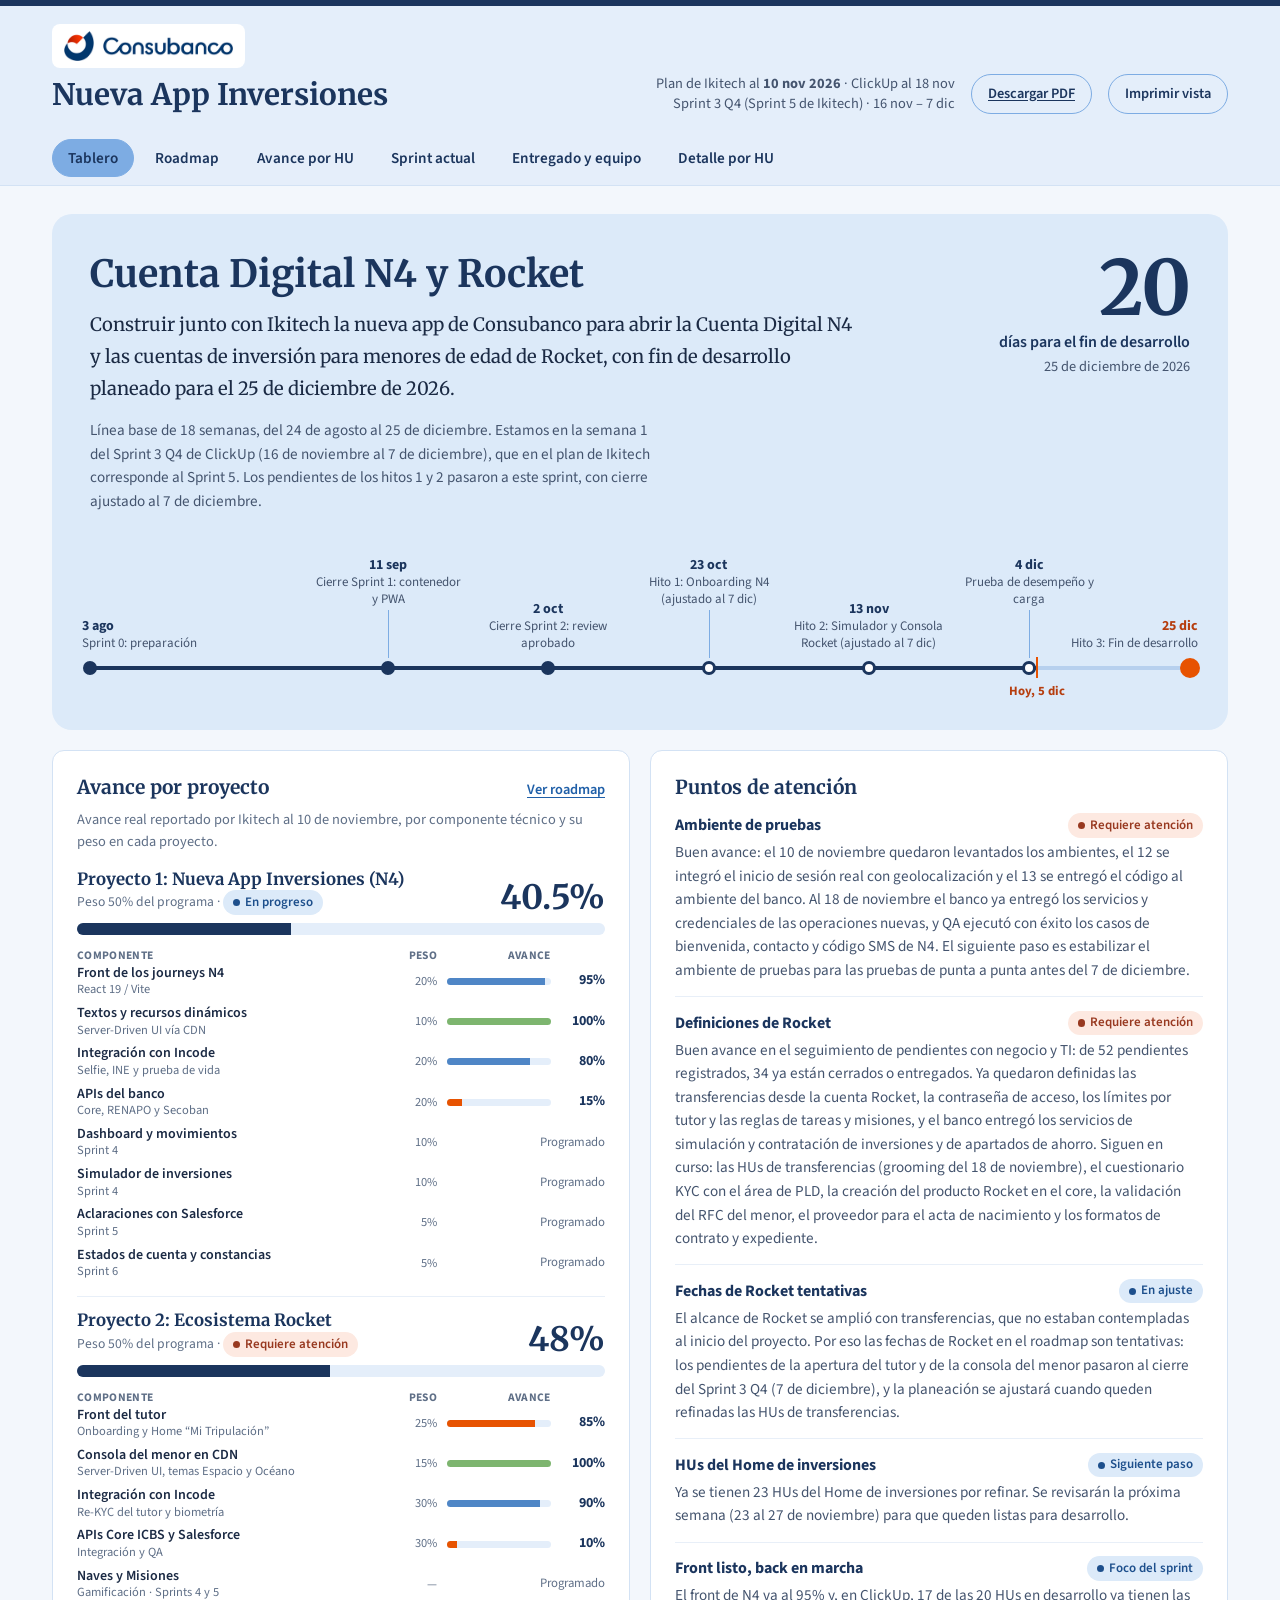
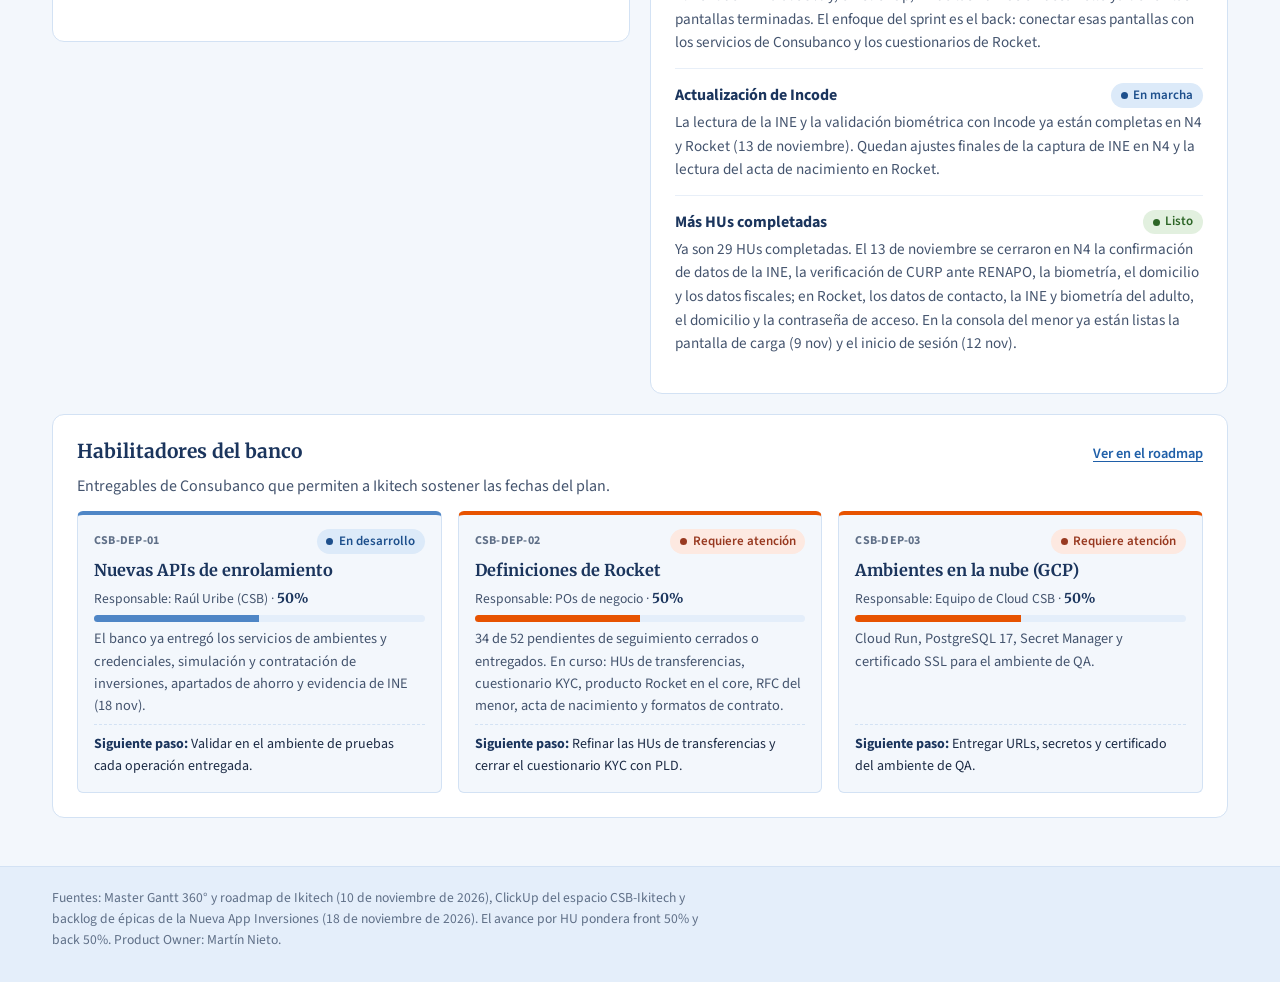
<file: index.html>
<!doctype html>
<html lang="es-MX">
<head>
<meta charset="utf-8"><meta name="viewport" content="width=device-width,initial-scale=1">
<meta name="theme-color" content="#1B355D">
<meta name="robots" content="noindex, nofollow">
<title>Avance App Inversiones | Consubanco</title>
<link rel="icon" type="image/png" sizes="64x64" href="[data-uri]">
<link rel="apple-touch-icon" href="[data-uri]">
<style>
@font-face{font-family:'Merriweather';font-style:normal;font-weight:400;font-display:swap;src:url([data-uri]) format('woff')}
@font-face{font-family:'Merriweather';font-style:normal;font-weight:700;font-display:swap;src:url([data-uri]) format('woff')}
@font-face{font-family:'Source Sans 3';font-style:normal;font-weight:400;font-display:swap;src:url([data-uri]) format('woff')}
@font-face{font-family:'Source Sans 3';font-style:normal;font-weight:600;font-display:swap;src:url([data-uri]) format('woff')}
@font-face{font-family:'Source Sans 3';font-style:normal;font-weight:700;font-display:swap;src:url([data-uri]) format('woff')}
/* Look and feel tomado del tablero ejecutivo de Grupo Consupago (Programa CAN):
   azules claros, títulos con serifa, pestañas tipo píldora, bloques blancos con borde. */
:root{
  --navy:#1B355D; --navy-2:#2A4A7B; --sky:#7DACE3; --sky-2:#A9C8EC; --sky-3:#CFE1F6;
  --mist:#E4EEFA; --ice:#F3F7FC; --line:#D3E2F4; --line-soft:#E8EFF8; --surface:#FFFFFF;
  --ink:#1B2A44; --ink-2:#44546E; --ink-3:#5F6F87; --ember:#E75301; --brick:#983920; --leaf:#3F8A3A;
  --c-done:#6FAA5F; --c-front:#4F86C6; --c-back:#1B355D;
  --font-serif:"Merriweather",Georgia,"Times New Roman",serif;
  --font-sans:"Source Sans 3","Segoe UI",Roboto,"Helvetica Neue",Arial,sans-serif;
  --r-s:6px; --r-m:12px; --r-l:20px;
  color-scheme:light;
}
*,*::before,*::after{box-sizing:border-box}
body{margin:0;font-family:var(--font-sans);font-size:1rem;line-height:1.55;color:var(--ink);background:var(--ice);-webkit-text-size-adjust:100%}
h1,h2,h3,h4{font-family:var(--font-serif);color:var(--navy);line-height:1.3;margin:0 0 .5em;font-weight:700}
h2{font-size:clamp(1.45rem,1.2rem + 1vw,1.95rem)} h3{font-size:1.2rem} h4{font-size:1.05rem}
p{margin:0 0 .75em} ul,ol{margin:0}
a{color:#1F5FA8;text-underline-offset:2px} a:hover{color:var(--navy)}
button{font:inherit}
:focus-visible{outline:3px solid #2F7FD6;outline-offset:2px;border-radius:4px}
[hidden]{display:none!important}
.wrap{max-width:1240px;margin:0 auto;padding:0 clamp(1rem,3vw,2rem)}
.meta{color:var(--ink-3);font-size:.9rem}
.lead{color:var(--ink-2);max-width:72ch}

/* Encabezado */
.masthead{background:var(--mist);border-top:6px solid var(--navy)}
.masthead__inner{display:flex;flex-wrap:wrap;align-items:flex-end;justify-content:space-between;gap:1rem 2rem;padding-top:1.1rem;padding-bottom:1rem}
.brand{display:flex;align-items:center;gap:.5rem;margin:0 0 .15rem;font-weight:700;font-size:.95rem;color:var(--navy)}
.brand__logo{display:block;height:30px;width:auto;background:#fff;padding:7px 12px;border-radius:8px;box-sizing:content-box;margin-bottom:.35rem}
.brand__dot{width:.8rem;height:.8rem;border-radius:50%;border:3px solid var(--sky);position:relative}
.brand__dot::after{content:"";position:absolute;right:-4px;top:-4px;width:.35rem;height:.35rem;border-radius:50%;background:var(--ember)}
.masthead h1{font-size:clamp(1.35rem,1.1rem + 1vw,1.85rem);margin:0}
.masthead__meta{display:flex;align-items:center;gap:1rem;flex-wrap:wrap;font-size:.9rem;color:var(--ink-2)}
.masthead__meta p{margin:0;text-align:right;line-height:1.4}
.btn{display:inline-flex;align-items:center;gap:.4rem;cursor:pointer;border-radius:999px;padding:.5rem 1rem;font-weight:600;font-size:.9rem;border:1px solid var(--navy);background:var(--navy);color:#fff}
.btn--ghost{background:transparent;color:var(--navy);border-color:var(--sky)}
.btn--ghost:hover{background:var(--sky-3)}

/* Pestañas */
.tabs-wrap{position:sticky;top:0;z-index:30;background:rgba(228,238,250,.96);border-bottom:1px solid var(--line);backdrop-filter:blur(6px)}
.tabs{display:flex;gap:.3rem;overflow-x:auto;padding:.55rem 0;scrollbar-width:thin}
.tab{flex:0 0 auto;cursor:pointer;white-space:nowrap;border:1px solid transparent;background:transparent;color:var(--navy);font-weight:600;font-size:.95rem;line-height:1.2;padding:.55rem .95rem;border-radius:999px;transition:background-color .15s ease}
.tab:hover{background:var(--sky-3)}
.tab[aria-selected="true"]{background:var(--sky);border-color:var(--sky)}

/* Paneles y bloques */
.panel{padding:1.75rem 0 3rem}
.panel:focus{outline:none}
.panel__head{margin-bottom:1.25rem}
.panel__head p{color:var(--ink-2);max-width:75ch}
.block{background:var(--surface);border:1px solid var(--line);border-radius:var(--r-m);padding:clamp(1rem,2vw,1.5rem);margin-top:1.25rem}
.block__head{display:flex;align-items:baseline;justify-content:space-between;gap:.5rem 1rem;flex-wrap:wrap}
.split{display:grid;grid-template-columns:1fr 1fr;gap:0 1.25rem;align-items:start}
.link-btn{background:none;border:0;padding:.2rem 0;cursor:pointer;color:#1F5FA8;font-weight:600;font-size:.9rem;text-decoration:underline;text-underline-offset:3px}
.link-btn:hover{color:var(--navy)}

/* Hero */
.hero{display:grid;grid-template-columns:minmax(0,1fr) auto;gap:1rem 2.5rem;background:#DCEAF9;border-radius:var(--r-l);padding:clamp(1.25rem,3vw,2.25rem) clamp(1.25rem,3vw,2.5rem) 1.25rem}
.hero__title{font-size:clamp(1.6rem,1.2rem + 1.6vw,2.35rem);margin-bottom:.6rem}
.hero__objective{font-family:var(--font-serif);font-size:clamp(1rem,.95rem + .3vw,1.15rem);line-height:1.75;max-width:64ch;color:var(--ink)}
.hero__context{color:var(--ink-2);max-width:72ch;font-size:.95rem;margin:0}
.hero__rail{grid-column:1 / -1}
.countdown{display:flex;flex-direction:column;align-items:flex-end;text-align:right;min-width:11rem}
.countdown__num{font-family:var(--font-serif);font-weight:700;color:var(--navy);font-size:clamp(3rem,2rem + 4vw,4.75rem);line-height:1;letter-spacing:-.02em}
.countdown__txt{font-weight:600;color:var(--navy);margin-top:.35rem;max-width:12rem;line-height:1.3}
.countdown__date{color:var(--ink-2);font-size:.9rem;margin-top:.2rem}

/* Ruta de hitos */
.rail{position:relative;height:10rem;margin-top:1.25rem}
.rail__line{position:absolute;left:0;right:0;top:7.25rem;height:4px;background:#B7D0EE;border-radius:2px}
.rail__fill{position:absolute;left:0;top:0;bottom:0;width:var(--hoy,0%);background:var(--navy);border-radius:2px;animation:rail-fill 1.2s cubic-bezier(.2,.7,.2,1) both}
@keyframes rail-fill{from{width:0}}
.rail__today{position:absolute;top:7.25rem;left:var(--hoy,0%);width:0;height:0}
.rail__today::before{content:"";position:absolute;left:-1px;top:-.55rem;width:2px;height:calc(1.1rem + 4px);background:var(--ember)}
.rail__today span{position:absolute;top:1.05rem;left:0;transform:translateX(-50%);white-space:nowrap;font-size:.8rem;font-weight:700;color:#B63E0F}
.rail__stops{list-style:none;margin:0;padding:0}
.rail__stop{position:absolute;top:calc(7.25rem + 2px);left:var(--pos);width:0;height:0}
.rail__dot{position:absolute;left:0;top:0;width:14px;height:14px;transform:translate(-50%,-50%);border-radius:50%;background:var(--surface);border:3px solid var(--navy)}
.rail__stop.is-done .rail__dot{background:var(--navy)}
.rail__stop.is-key .rail__dot{width:20px;height:20px;background:var(--ember);border-color:var(--ember)}
.rail__label{position:absolute;left:0;transform:translateX(-50%);width:9.5rem;text-align:center;font-size:.8125rem;line-height:1.3;color:var(--ink-2)}
.rail__label strong{display:block;color:var(--navy);font-size:.875rem}
.rail__stop.tier-a .rail__label{bottom:1rem}
.rail__stop.tier-b .rail__label{bottom:3.75rem}
.rail__stop.tier-b::before{content:"";position:absolute;left:0;bottom:.6rem;width:1px;height:3rem;background:var(--sky)}
.rail__stop.is-start .rail__label{transform:none;left:-.5rem;text-align:left}
.rail__stop.is-end .rail__label{transform:none;left:auto;right:-.5rem;text-align:right}
.rail__stop.is-key .rail__label strong{color:#B63E0F}

/* Estados y etiquetas */
.status{display:inline-flex;align-items:center;gap:.35rem;white-space:nowrap;font-size:.8125rem;font-weight:600;line-height:1.2;padding:.28rem .6rem;border-radius:999px}
.status::before{content:"";width:.45rem;height:.45rem;border-radius:50%;background:currentColor;flex:none}
.status--hecho{background:#E2F0DF;color:#2C6526}
.status--curso{background:#DCEAF9;color:#1D4F8C}
.status--refinada{background:#EAF0FB;color:#2A4A7B}
.status--porrefinar{background:#EEF1F5;color:#4F5E73}
.status--backlog{background:#F4F1EA;color:#6B5B3E}
.status--pronto{background:#FFEFC7;color:#734A00}
.tag{display:inline-flex;align-items:center;gap:.4rem;font-size:.8125rem;font-weight:600;color:var(--ink-2)}
.tag::before{content:"";display:inline-block;flex:none;width:.6rem;height:.6rem;border-radius:2px;background:var(--c,var(--sky))}

/* Puntos de atención */
.alerts{list-style:none;padding:0}
.alerts li{padding:.85rem 0;border-top:1px solid var(--line-soft)}
.alerts li:first-child{border-top:0;padding-top:.25rem}
.alert__head{display:flex;align-items:flex-start;justify-content:space-between;gap:.75rem}
.alert__title{font-weight:700;color:var(--navy);margin:0 0 .2rem}
.alert__text{margin:0;color:var(--ink-2);font-size:.95rem}

/* Resumen */
.res-summary{display:grid;grid-template-columns:auto 1fr;gap:.5rem 2rem;align-items:center;margin-bottom:.75rem}
.res-total{font-family:var(--font-serif);font-weight:700;font-size:3rem;line-height:1;color:var(--navy)}
.res-total small{display:block;font-family:var(--font-sans);font-size:.9rem;font-weight:600;color:var(--ink-2);margin-top:.3rem}
.stack{display:flex;height:14px;border-radius:999px;overflow:hidden;background:var(--mist)}
.stack span{display:block;height:100%}
.res-legend,.legend{list-style:none;padding:0;display:flex;flex-wrap:wrap;gap:.3rem 1.2rem;font-size:.875rem;color:var(--ink-2);margin-top:.5rem}
.res-legend li,.legend li{display:inline-flex;align-items:center;gap:.4rem}
.sw{width:1.1rem;height:.65rem;border-radius:3px;display:inline-block}
.sw--ms{width:.65rem;height:.65rem;transform:rotate(45deg);border-radius:1px}
.sw--today{width:2px;height:.95rem;border-radius:0;background:var(--ember)}
.figures{display:grid;grid-template-columns:repeat(3,1fr);gap:.75rem 1.25rem;margin:1rem 0 .25rem}
.figure__val{display:block;font-family:var(--font-serif);font-weight:700;font-size:1.5rem;color:var(--navy);line-height:1.2}
.figure__txt{display:block;font-size:.875rem;color:var(--ink-2);line-height:1.4}
.counts{list-style:none;padding:0;margin:1rem 0 0;display:flex;flex-wrap:wrap;gap:.5rem}
.counts li{display:flex;align-items:baseline;gap:.4rem;background:var(--surface);border:1px solid var(--line);border-radius:var(--r-s);padding:.45rem .8rem;font-size:.9rem;color:var(--ink-2)}
.counts strong{font-family:var(--font-serif);font-size:1.15rem;color:var(--navy)}
.res-note{margin-top:1rem;background:var(--ice);border:1px dashed var(--sky-2);border-radius:var(--r-s);padding:.75rem .9rem;font-size:.9rem;color:var(--ink-2)}
.res-note strong{color:var(--navy)}
.source{font-size:.8125rem;color:var(--ink-3);margin:1rem 0 0}

/* Avance por épica */
.progress-list{list-style:none;padding:0;margin-top:.5rem}
.ep{position:relative;display:grid;grid-template-columns:minmax(0,15rem) minmax(0,1fr) 4rem;gap:.25rem 1.25rem;align-items:center;padding:.7rem .75rem;margin:0 -.75rem;border-top:1px solid var(--line-soft);border-radius:var(--r-s);cursor:pointer}
.ep:first-child{border-top:0}
.ep:hover,.ep[aria-expanded="true"]{background:#F5F9FE}
.ep__name{font-weight:600;font-size:.95rem;color:var(--ink);line-height:1.3}
.ep__name small{display:block;font-weight:400;font-size:.8125rem;color:var(--ink-3)}
.ep__val{text-align:right;font-family:var(--font-serif);font-weight:700;font-size:1.15rem;color:var(--navy);font-variant-numeric:tabular-nums}
.bar{height:10px;background:var(--mist);border-radius:999px;overflow:hidden;display:flex}
.bar span{display:block;height:100%}
.ep[aria-expanded="true"] .bar{box-shadow:0 0 0 2px var(--surface),0 0 0 4px var(--sky)}
.ep__det{display:none}
.pop{display:none;position:absolute;left:var(--px,16rem);top:calc(100% - 2px);z-index:20;width:27rem;background:var(--surface);border:1px solid var(--line);border-top:5px solid var(--navy);border-radius:var(--r-m);padding:1rem 1.15rem;box-shadow:0 14px 34px rgba(28,53,94,.18);cursor:default}
.pop::before{content:"";position:absolute;left:var(--ax,1.5rem);top:-11px;width:12px;height:12px;background:var(--navy);transform:rotate(45deg)}
.ep.up .pop{top:auto;bottom:calc(100% - 2px);border-top:1px solid var(--line);border-bottom:5px solid var(--navy)}
.ep.up .pop::before{top:auto;bottom:-11px}
.ep[aria-expanded="true"] .pop{display:block}
.pop__h{display:flex;justify-content:space-between;align-items:flex-start;gap:1rem;border-bottom:1px solid var(--line-soft);padding-bottom:.6rem}
.pop__h h4{margin:0;font-size:1.1rem}
.pop__h small{display:block;font-size:.85rem;color:var(--ink-3)}
.pop__big{font-family:var(--font-serif);font-weight:700;font-size:2.4rem;line-height:1;color:var(--navy)}
.pop__tiles{display:grid;grid-template-columns:repeat(3,1fr);gap:.5rem;margin-top:.8rem}
.pop__tile{background:var(--ice);border:1px solid var(--line);border-radius:var(--r-s);padding:.55rem .65rem;border-top:3px solid var(--c)}
.pop__tile b{display:block;font-family:var(--font-serif);font-size:1.35rem;color:var(--navy);line-height:1.15}
.pop__tile b small{font-family:var(--font-sans);font-size:.85rem;font-weight:600;color:var(--ink-3)}
.pop__tile span{font-size:.8125rem;color:var(--ink-2);font-weight:600}
.pop__msg{margin:.8rem 0 0;font-size:.95rem;color:var(--ink);line-height:1.45}
.pop__msg strong{color:var(--navy)}
.pop__foot{margin:.5rem 0 0;font-size:.8125rem;color:var(--ink-3)}

/* Entregado */
.cols{display:grid;grid-template-columns:1.35fr 1fr;gap:1.25rem;align-items:start}
.cols > section{background:var(--surface);border:1px solid var(--line);border-radius:var(--r-m);padding:clamp(1rem,2vw,1.5rem)}
.acts{list-style:none;padding:0}
.act{display:grid;grid-template-columns:3.6rem minmax(0,1fr) auto;gap:.9rem;align-items:start;padding:.9rem 0;border-top:1px solid var(--line-soft)}
.acts > .act:first-child{border-top:0;padding-top:.25rem}
.act__date{display:flex;flex-direction:column;align-items:center;justify-content:center;background:var(--mist);border-radius:var(--r-s);padding:.35rem .2rem;color:var(--navy);line-height:1.1;text-align:center;min-height:3.4rem;border-left:3px solid var(--c,var(--sky))}
.act__day{font-family:var(--font-serif);font-weight:700;font-size:1.25rem}
.act__mon{font-size:.75rem;font-weight:600}
.act__year{font-size:.6875rem;color:var(--ink-3)}
.act__title{margin:0 0 .3rem;font-weight:600;color:var(--ink)}
.act__meta{display:flex;flex-wrap:wrap;gap:.2rem 1rem;margin:0;font-size:.875rem;color:var(--ink-2)}
.roles{list-style:none;padding:0;display:grid;gap:.75rem}
.roles li{border:1px solid var(--line);border-radius:var(--r-s);padding:.8rem .9rem;background:var(--ice)}
.roles .r-rol{display:block;font-size:.8125rem;font-weight:600;color:var(--ink-3)}
.roles .r-name{display:block;font-family:var(--font-serif);font-weight:700;color:var(--navy);margin:.1rem 0 .4rem}
.roles dl{margin:0;display:grid;grid-template-columns:5.2rem 1fr;gap:.25rem .6rem;font-size:.875rem}
.roles dt{color:var(--ink-3);font-weight:600}
.roles dd{margin:0;color:var(--ink)}

/* Gantt */
.gantt{--lab:19rem;background:var(--surface);border:1px solid var(--line);border-radius:var(--r-m);overflow:hidden}
.gantt__scroll{overflow-x:auto}
.gantt__inner{min-width:820px;position:relative}
.g-row{display:grid;grid-template-columns:var(--lab) minmax(0,1fr) 16px;min-height:2.9rem;border-top:1px solid var(--line-soft)}
.g-lab{position:sticky;left:0;z-index:3;background:var(--surface);padding:.45rem .8rem;border-right:1px solid var(--line);display:flex;flex-direction:column;justify-content:center;font-size:.875rem;line-height:1.25}
.g-name{font-weight:600;color:var(--ink)}
.g-dates{font-size:.75rem;color:var(--ink-3);margin-top:.1rem}
.g-track{position:relative}
.g-grid{position:absolute;top:0;bottom:0;left:var(--lab);right:16px;pointer-events:none;z-index:1}
.g-line{position:absolute;top:0;bottom:0;width:1px;background:var(--line-soft)}
.g-today{position:absolute;top:0;bottom:0;width:2px;margin-left:-1px;background:var(--ember);z-index:2}
.g-row--head{background:var(--mist);border-top:0;min-height:4rem}
.g-row--head .g-lab{background:var(--mist);font-weight:700;color:var(--navy)}
.g-month{position:absolute;top:0;bottom:0;padding-top:.45rem;text-align:center;font-size:.75rem;font-weight:700;color:var(--navy);border-left:1px solid var(--line);white-space:nowrap;line-height:1.25}
.g-month span{display:block;font-weight:400;color:var(--ink-3)}
.g-month:first-child{border-left:0}
.g-hoy{position:absolute;bottom:.25rem;transform:translateX(-50%);z-index:4;background:var(--ember);color:#fff;font-size:.6875rem;font-weight:700;padding:.05rem .45rem;border-radius:999px;white-space:nowrap}
.g-row--group{background:#F5F9FE;min-height:2.4rem}
.g-row--group .g-lab{background:#F5F9FE;flex-direction:row;align-items:center;justify-content:flex-start;gap:.5rem;font-family:var(--font-serif);font-weight:700;color:var(--navy);font-size:.95rem}
.g-row--group .g-lab::before{content:"";width:.6rem;height:.6rem;border-radius:2px;background:var(--c);flex:none}
.g-note{display:block;font-family:var(--font-sans);font-weight:400;font-size:.75rem;color:var(--ink-3)}
.g-bar{position:absolute;top:50%;height:1rem;transform:translateY(-50%);z-index:3;border-radius:4px;min-width:4px}
.g-ms{position:absolute;top:50%;width:.95rem;height:.95rem;z-index:3;transform:translate(-50%,-50%) rotate(45deg);border-radius:1px}
.g-row.is-current .g-lab{box-shadow:inset 3px 0 0 var(--ember)}
.st-futuro{background:var(--sky-2)} .st-curso{background:#4F86C6} .st-hecho{background:#7DB56F}
.g-ms.is-key,.sw.ms-key{background:var(--ember)} .sw.ms-futuro{background:var(--navy)}
.milestones{list-style:none;padding:0;display:grid;grid-template-columns:repeat(auto-fit,minmax(12rem,1fr));gap:.75rem}
.milestones li{background:var(--ice);border:1px solid var(--line);border-radius:var(--r-s);padding:.75rem .9rem}
.milestones .ms-date{display:block;font-family:var(--font-serif);font-weight:700;color:var(--navy)}
.milestones .ms-title{display:block;margin:.15rem 0 .2rem;color:var(--ink);font-weight:600}
.milestones .ms-txt{display:block;font-size:.875rem;color:var(--ink-2)}
.milestones li.is-key{border-color:#F3C9BC;background:#FDF3EE}
.milestones li.is-key .ms-date{color:#B63E0F}

/* Detalle por HU */
.filters{display:flex;flex-wrap:wrap;gap:.5rem;margin:.25rem 0 1rem;align-items:center}
.chip-btn{display:inline-flex;align-items:center;gap:.45rem;cursor:pointer;border:1px solid var(--line);background:var(--surface);color:var(--navy);font-weight:600;font-size:.9rem;padding:.4rem .85rem;border-radius:999px}
.chip-btn::before{content:"";width:.55rem;height:.55rem;border-radius:2px;background:var(--c,transparent)}
.chip-btn:not([style])::before{display:none}
.chip-btn:hover{border-color:var(--sky)}
.chip-btn[aria-pressed="true"]{background:var(--navy);border-color:var(--navy);color:#fff}
.chip-btn__n{font-weight:400;opacity:.8}
select,input[type=search]{font:inherit;font-size:.95rem;padding:.45rem .8rem;border:1px solid var(--line);border-radius:999px;background:var(--surface);color:var(--ink)}
input[type=search]{flex:1 1 14rem;min-width:0}
.table-wrap{overflow:auto;border:1px solid var(--line);border-radius:var(--r-m);background:var(--surface);max-height:42rem}
table{border-collapse:collapse;width:100%;font-size:.9rem}
th,td{text-align:left;padding:.6rem .75rem;border-bottom:1px solid var(--line-soft);vertical-align:top}
thead th{background:var(--mist);color:var(--navy);font-weight:700;white-space:nowrap;position:sticky;top:0;z-index:1}
tbody tr:last-child td{border-bottom:0}
tbody tr:hover{background:#F7FAFE}
td.code{white-space:nowrap;font-weight:700}
td.muted{color:var(--ink-2)}
.fb{display:flex;flex-direction:column;gap:.3rem;min-width:9.5rem}
.fb .bar{height:7px}
.fb small{font-size:.8125rem;color:var(--ink-2);white-space:nowrap}
.fb small b{color:var(--navy)}

.footer{border-top:1px solid var(--line);background:var(--mist);color:var(--ink-3);font-size:.85rem;padding:1.25rem 0 2rem}
.footer p{margin:0;max-width:95ch}

.status--dep{background:#FDE9E1;color:#983920}
.status--programada{background:#EDF2F8;color:#3F4F68}
/* Avance por proyecto */
.proj{padding:.85rem 0 1rem;border-top:1px solid var(--line-soft)}
.proj:first-of-type{border-top:0;padding-top:.25rem}
.proj__head{display:flex;justify-content:space-between;align-items:flex-end;gap:1rem}
.proj__name{font-family:var(--font-serif);font-weight:700;color:var(--navy);font-size:1.05rem;line-height:1.3;margin:0}
.proj__name small{display:block;font-family:var(--font-sans);font-weight:400;font-size:.85rem;color:var(--ink-3)}
.proj__big{font-family:var(--font-serif);font-size:2.1rem;font-weight:700;color:var(--navy);line-height:1}
.proj > .bar{height:12px;margin:.5rem 0 .75rem}
.comps{list-style:none;padding:0;display:grid;gap:.45rem}
.comp{display:grid;grid-template-columns:minmax(0,1fr) 3.4rem 6.5rem 2.8rem;gap:.6rem;align-items:center;font-size:.875rem}
.comp__n{color:var(--ink);font-weight:600;line-height:1.25}
.comp__n small{display:block;font-weight:400;color:var(--ink-3);font-size:.78rem}
.comp__w{color:var(--ink-3);font-size:.78rem;text-align:right;white-space:nowrap}
.comp .bar{height:7px}
.comp__v{text-align:right;font-weight:700;color:var(--navy);font-variant-numeric:tabular-nums}
.comp__plan{grid-column:3 / -1;font-size:.8rem;color:var(--ink-3);text-align:right;white-space:nowrap}
.comps__head{display:grid;grid-template-columns:minmax(0,1fr) 3.4rem 6.5rem 2.8rem;gap:.6rem;font-size:.72rem;font-weight:700;color:var(--ink-3);text-transform:uppercase;letter-spacing:.03em}
.comps__head span:not(:first-child){text-align:right}
/* Habilitadores */
.deps{display:grid;grid-template-columns:repeat(3,minmax(0,1fr));gap:1rem;margin-top:.75rem}
.dep{background:var(--ice);border:1px solid var(--line);border-top:4px solid var(--c);border-radius:var(--r-s);padding:.9rem 1rem;display:flex;flex-direction:column;gap:.4rem}
.dep__top{display:flex;justify-content:space-between;align-items:center;gap:.5rem}
.dep__code{font-size:.75rem;font-weight:700;color:var(--ink-3);letter-spacing:.02em}
.dep h4{margin:0;font-size:1.02rem}
.dep__own{font-size:.85rem;color:var(--ink-2);margin:0}
.dep__txt{margin:0;font-size:.9rem;color:var(--ink-2)}
.dep__next{margin:auto 0 0;padding-top:.55rem;border-top:1px dashed var(--line);font-size:.875rem;color:var(--ink)}
.dep__next b{color:var(--navy)}
.dep .bar{height:7px}
.dep__pct{font-family:var(--font-serif);font-weight:700;color:var(--navy)}
/* Roadmap */
.gantt--master{--lab:20rem}
.gantt--master .gantt__inner{min-width:1150px}
.g-row--head2{background:#F5F9FE;min-height:2.1rem}
.g-row--head2 .g-lab{background:#F5F9FE;font-size:.78rem;color:var(--ink-3);font-weight:600}
.g-row--head2 .g-month{padding-top:.5rem;font-weight:600;color:var(--ink-2)}
.g-month.is-cur{background:#FDEDE5;color:#B63E0F}
.g-pct{font-weight:700;color:var(--navy)}
.g-row.is-dep .g-lab{box-shadow:inset 3px 0 0 var(--ember)}
.g-bar.sg-prep{background:#D5DCE6}.g-bar.sg-done{background:#4F86C6}.g-bar.sg-cur{background:#EDB61F}.g-bar.sg-dep{background:#E75301}
.g-bar.sg-risk{background:#F6C3AE}.g-bar.sg-proj{background:var(--sky-2)}.g-bar.sg-ok{background:#7DB56F}.g-bar.sg-ms{background:#F1D88A}
.sw.sg-prep{background:#D5DCE6}.sw.sg-done{background:#4F86C6}.sw.sg-cur{background:#EDB61F}.sw.sg-dep{background:#E75301}.sw.sg-risk{background:#F6C3AE}.sw.sg-proj{background:var(--sky-2)}.sw.sg-ok{background:#7DB56F}.sw.sg-ms{background:#F1D88A}
.g-ms.ms-navy{background:var(--navy)}
.sp{font-size:.875rem}
.sp td ul{margin:0;padding-left:1.05rem}
.sp td:nth-child(2){white-space:nowrap}
@media (min-width:1100px){#hitos-plan{grid-template-columns:repeat(6,minmax(0,1fr))}}
.sp td li{margin-bottom:.15rem}
.sp th[scope=row]{min-width:9.5rem;color:var(--navy)}
.sp th[scope=row] small{display:block;font-weight:400;color:var(--ink-3)}
.sp tr.is-current td,.sp tr.is-current th{background:#FFF8F4}
.scope{display:grid;grid-template-columns:1fr 1fr;gap:1.25rem;margin-top:.5rem}
.scope h4{display:flex;align-items:center;gap:.45rem;font-family:var(--font-sans);font-size:.95rem;margin:0 0 .4rem}
.scope h4::before{content:"";width:.6rem;height:.6rem;border-radius:2px;background:var(--c)}
.scope ul{padding-left:1.1rem;font-size:.9rem;color:var(--ink)}
.scope li{margin-bottom:.3rem}
.scope li::marker{color:var(--c)}
.milestones li.is-done .ms-date::after{content:" · realizado";font-family:var(--font-sans);font-weight:600;font-size:.78rem;color:#2C6526}
@media (max-width:960px){.split,.cols,.deps,.scope{grid-template-columns:1fr}}
@media (max-width:720px){
  .masthead__meta p{text-align:left}
  .hero{grid-template-columns:1fr}
  .countdown{align-items:flex-start;text-align:left;order:-1;flex-direction:row;flex-wrap:wrap;align-items:baseline;gap:.25rem .6rem}
  .countdown__txt{max-width:none;margin-top:0}
  .countdown__date{flex-basis:100%;margin-top:0}
  .rail{height:auto;margin-top:.75rem}
  .rail__line,.rail__today{display:none}
  .rail__stops{border-left:3px solid #B7D0EE;margin-left:.5rem}
  .rail__stop{position:relative;top:auto;left:auto;width:auto;height:auto;padding:0 0 .9rem 1.25rem}
  .rail__stop::before{display:none}
  .rail__dot{left:-1.5px;top:.65rem}
  .rail__label,.rail__stop.is-start .rail__label,.rail__stop.is-end .rail__label{position:static;transform:none;width:auto;text-align:left}
  .rail__label strong{display:inline;margin-right:.4rem}
  .res-summary{grid-template-columns:1fr}
  .figures{grid-template-columns:1fr 1fr}
  .ep{grid-template-columns:minmax(0,1fr) 3.5rem}
  .ep .bar{grid-column:1 / -1;grid-row:2}
  .pop{left:.25rem!important;right:.25rem;width:auto}
  .pop__tile b{font-size:1.15rem}
  .act{grid-template-columns:3.3rem minmax(0,1fr)}
  .act .status{grid-column:2;justify-self:start}
  .gantt{--lab:12rem}
  .gantt--master{--lab:13rem}
  .comp,.comps__head{grid-template-columns:minmax(0,1fr) 5rem 2.6rem}
  .comp__w,.comps__head span:nth-child(2){display:none}
  .comp__plan{grid-column:2 / -1}
}
@media (prefers-reduced-motion:reduce){*,*::before,*::after{animation:none!important;transition:none!important}}
</style>
<style>
@page{size:A4 landscape;margin:9mm}
@media print{
 body{background:#fff;font-size:10.5pt}
 *{-webkit-print-color-adjust:exact;print-color-adjust:exact}
 .tabs-wrap,#btn-imprimir,.filters,.no-print,.pop{display:none!important}
 .panel[hidden]{display:block!important}
 .panel{padding:.6rem 0 0}
 .panel+.panel{break-before:page} .link-btn{display:none!important}
 .masthead{border-top-width:3px}
 .masthead__inner{padding-top:.5rem;padding-bottom:.5rem}
 .hero{padding:1rem 1.5rem .5rem;break-inside:avoid}
 .hero__title{font-size:1.5rem;margin-bottom:.3rem} .hero__objective{font-size:.98rem;line-height:1.55;margin-bottom:.4rem}
 .countdown__num{font-size:3.2rem}
 .rail{height:8.2rem;margin-top:.5rem} .rail__line,.rail__today,.rail__stop{top:5.9rem} .rail__stop{top:calc(5.9rem + 2px)}
 .rail__fill{animation:none}
 .block{margin-top:.8rem;padding:.8rem 1rem;break-inside:avoid}
 .split{gap:0 .8rem}
 .alerts li{padding:.45rem 0} .alert__text{font-size:.85rem;line-height:1.4}
 .res-total{font-size:2.4rem} .figures{margin:.5rem 0 0} .figure__val{font-size:1.2rem} .counts{margin-top:.5rem} .counts li{padding:.25rem .6rem}
 .res-note{margin-top:.6rem;padding:.5rem .7rem;font-size:.82rem}
 .ep{padding:.35rem .75rem;break-inside:avoid} .ep__det{display:block;grid-column:2 / -1;font-size:.75rem;margin-top:-.15rem}
 .ep__name small{display:none}
 .cols{grid-template-columns:1fr;gap:.8rem} .cols > section{padding:.7rem 1rem} .acts{column-count:2;column-gap:1.5rem} .act{grid-template-columns:2.6rem minmax(0,1fr) auto;gap:.55rem;font-size:.8rem;padding:.3rem 0!important} .act__year{display:none} .act__date{min-height:2.2rem!important} #panel-entregado .panel__head p,#panel-plan .panel__head p{display:none} #panel-plan .block{margin-top:.5rem;padding:.6rem .9rem} #panel-plan h3{font-size:1rem;margin-bottom:.3rem} .g-row{min-height:1.95rem!important} .g-row--group{min-height:1.7rem!important} .g-row.g-row--head{min-height:3.7rem!important} .act .status{font-size:.7rem;padding:.15rem .45rem} .act__title{margin:0 0 .1rem;line-height:1.3} .act__date{min-height:2.5rem;padding:.2rem} .act__day{font-size:1rem} .acts > .act:first-child{padding-top:.45rem;border-top:1px solid var(--line-soft)} .roles{grid-template-columns:repeat(5,1fr);gap:.5rem} .roles dl{font-size:.78rem;grid-template-columns:1fr} .roles dd{margin-bottom:.2rem} .cols h3{margin-bottom:.3rem}
 .g-row{min-height:2.15rem} .g-row--group{min-height:1.9rem} .g-row--head{min-height:3.3rem} .g-lab{padding:.2rem .7rem} .milestones li{padding:.5rem .7rem}
 .act{padding:.45rem 0;break-inside:avoid} .act__date{min-height:2.8rem}
 .roles li{break-inside:avoid;padding:.55rem .7rem}
 .gantt__inner{min-width:0} .g-lab{position:static}
 .table-wrap{max-height:none;overflow:visible}
 thead th{position:static} tr{break-inside:avoid}
 table{font-size:.8rem} th,td{padding:.35rem .5rem}
 .panel__head{margin-bottom:.6rem} .panel__head h2{font-size:1.5rem}
 .footer{padding:.6rem 0}
 #panel-tablero{display:flex;flex-direction:column} #panel-tablero>.hero{order:0} #panel-tablero>section.block{order:1} #panel-tablero>.split{order:2;break-before:page}
 .deps{gap:.6rem} .dep{padding:.6rem .8rem;gap:.25rem} .dep__txt{font-size:.82rem} .dep__next{font-size:.8rem}
 .comps{gap:.25rem} .comp{font-size:.8rem} .proj{padding:.5rem 0 .6rem}
 .gantt--master .g-row{min-height:1.55rem!important} .gantt--master .g-row--group{min-height:1.45rem!important}
 .gantt--master .g-row.g-row--head{min-height:3.3rem!important} .gantt--master .g-row--head2{min-height:1.6rem!important}
 .gantt--master .g-lab,#panel-plan .g-lab{padding:.08rem .6rem} .gantt--master .g-name,#panel-plan .g-name{font-size:.76rem} .gantt--master .g-dates,#panel-plan .g-dates{font-size:.64rem;margin-top:0}
 .gantt--master .g-row--group .g-lab,#panel-plan .g-row--group .g-lab{font-size:.8rem} .g-note{font-size:.62rem} .g-bar{height:.7rem} .g-ms{width:.75rem;height:.75rem}
 section.block:has(#h-hitos-plan){break-before:page}
 #panel-plan .g-row{min-height:1.5rem!important} #panel-plan .g-row--group{min-height:1.4rem!important}
 .scope{gap:.8rem} .scope ul{font-size:.8rem} .scope li{margin-bottom:.05rem} #panel-plan .legend{margin-top:.5rem!important}
 .acts{column-count:3!important;column-gap:1rem!important} .act{padding:.18rem 0!important;font-size:.72rem!important;line-height:1.2} .act__title{line-height:1.22!important} .act__meta{font-size:.68rem} .act__date{min-height:1.9rem!important;padding:.1rem!important} .act__day{font-size:.9rem!important} .act__mon{font-size:.62rem} .roles dl{font-size:.72rem!important} .roles li{padding:.4rem .55rem!important} .roles .r-name{margin:0 0 .15rem} .act .status{display:none!important} .act{grid-template-columns:2.4rem minmax(0,1fr)!important;font-size:.76rem!important} .act__title{font-weight:500}
 section.block:has(#h-sprints){break-inside:auto} .sp{font-size:.74rem!important} .sp th,.sp td{padding:.25rem .45rem!important} .sp td li{margin-bottom:0} #hitos-plan li,#panel-plan .milestones li{padding:.35rem .55rem} .milestones .ms-txt{font-size:.75rem} .milestones .ms-title{margin:0}
 #panel-plan .g-row{min-height:1.2rem!important} #panel-plan .g-row--group{min-height:1.15rem!important} #panel-plan .g-dates{display:none} #panel-plan .scope{grid-template-columns:1fr 1fr} #panel-plan .block{padding:.5rem .9rem} section.block:has(#h-sprints) tr{break-inside:avoid}
 #panel-plan .g-row{min-height:1.32rem!important} #panel-plan .g-row--group{min-height:1.25rem!important} #panel-plan .g-row.g-row--head{min-height:3rem!important} #panel-plan .block{break-inside:avoid}
 a{color:inherit;text-decoration:none}
}
</style>

</head>
<body>
<header class="masthead">
<div class="wrap masthead__inner">
  <div>
    <p class="brand"><img class="brand__logo" src="[data-uri]" alt="Consubanco" width="169" height="30"></p>
    <h1>Nueva App Inversiones</h1>
  </div>
  <div class="masthead__meta">
    <p id="mh-meta"></p>
    <a class="btn btn--ghost" href="descargas/Avance_App_Inversiones.pdf" download>Descargar PDF</a>
    <button type="button" class="btn btn--ghost" id="btn-imprimir">Imprimir vista</button>
  </div>
</div>
</header>

<div class="tabs-wrap"><div class="wrap">
  <div class="tabs" role="tablist" aria-label="Secciones del reporte">
    <button type="button" class="tab" role="tab" id="tab-tablero" data-tab="tablero" aria-controls="panel-tablero" aria-selected="true">Tablero</button>
    <button type="button" class="tab" role="tab" id="tab-roadmap" data-tab="roadmap" aria-controls="panel-roadmap" aria-selected="false" tabindex="-1">Roadmap</button>
    <button type="button" class="tab" role="tab" id="tab-hu" data-tab="hu" aria-controls="panel-hu" aria-selected="false" tabindex="-1">Avance por HU</button>
    <button type="button" class="tab" role="tab" id="tab-plan" data-tab="plan" aria-controls="panel-plan" aria-selected="false" tabindex="-1">Sprint actual</button>
    <button type="button" class="tab" role="tab" id="tab-entregado" data-tab="entregado" aria-controls="panel-entregado" aria-selected="false" tabindex="-1">Entregado y equipo</button>
    <button type="button" class="tab" role="tab" id="tab-detalle" data-tab="detalle" aria-controls="panel-detalle" aria-selected="false" tabindex="-1">Detalle por HU</button>
  </div>
</div></div>

<main class="wrap">
<section class="panel" id="panel-tablero" role="tabpanel" aria-labelledby="tab-tablero" tabindex="0">
  <div class="hero">
    <div><h2 class="hero__title" id="hero-t"></h2><p class="hero__objective" id="hero-o"></p><p class="hero__context" id="hero-c"></p></div>
    <div class="countdown"><span class="countdown__num" id="cd-num">—</span><span class="countdown__txt">días para el fin de desarrollo</span><span class="countdown__date" id="cd-date"></span></div>
    <div class="hero__rail"><div class="rail" id="rail"></div></div>
  </div>
  <div class="split">
    <section class="block" aria-labelledby="h-proy">
      <div class="block__head"><h3 id="h-proy">Avance por proyecto</h3><button type="button" class="link-btn" data-ir="roadmap">Ver roadmap</button></div>
      <p class="meta" id="proy-meta"></p>
      <div id="proyectos"></div>
    </section>
    <section class="block" aria-labelledby="h-al"><h3 id="h-al">Puntos de atención</h3><ul class="alerts" id="alertas"></ul></section>
  </div>
  <section class="block" aria-labelledby="h-deps">
    <div class="block__head"><h3 id="h-deps">Habilitadores del banco</h3><button type="button" class="link-btn" data-ir="roadmap">Ver en el roadmap</button></div>
    <p class="lead">Entregables de Consubanco que permiten a Ikitech sostener las fechas del plan.</p>
    <div class="deps" id="deps"></div>
  </section>
</section>

<section class="panel" id="panel-roadmap" role="tabpanel" aria-labelledby="tab-roadmap" tabindex="0" hidden>
  <header class="panel__head"><h2>Roadmap del proyecto</h2><p id="rm-desc"></p></header>
  <ul class="legend">
    <li><span class="sw sg-prep"></span>Preparación</li><li><span class="sw sg-done"></span>Ejecutado</li><li><span class="sw sg-ok"></span>Completado</li>
    <li><span class="sw sg-cur"></span>Semana en curso</li><li><span class="sw sg-dep"></span>Con dependencia del banco</li><li><span class="sw sg-risk"></span>Proyectado con dependencia</li>
    <li><span class="sw sg-proj"></span>Proyectado</li><li><span class="sw sg-ms"></span>Ventana de hito</li><li><span class="sw sw--today"></span>Hoy</li>
  </ul>
  <div id="gantt-master"></div>
  <section class="block" aria-labelledby="h-hitos-plan"><h3 id="h-hitos-plan">Hitos del plan</h3><ol class="milestones" id="hitos-plan"></ol></section>
  <section class="block" aria-labelledby="h-sprints"><h3 id="h-sprints">Plan por sprint</h3><p class="meta">Alcance de cada sprint de Ikitech y su equivalente en ClickUp.</p>
    <div class="table-wrap" style="max-height:none" tabindex="0" role="region" aria-labelledby="h-sprints"><table class="sp" id="tabla-sprints"></table></div></section>
</section>

<section class="panel" id="panel-hu" role="tabpanel" aria-labelledby="tab-hu" tabindex="0" hidden>
  <header class="panel__head"><h2>Avance por historia de usuario</h2><p id="hu-desc"></p></header>
  <div class="split">
    <section class="block" style="margin-top:0" aria-labelledby="h-res">
      <h3 id="h-res">Resumen de avance</h3>
      <div class="res-summary"><div class="res-total" id="res-total"></div>
        <div><div class="stack" id="res-stack" role="img"></div>
          <ul class="res-legend"><li><span class="sw" style="background:var(--c-done)"></span>HUs completadas</li><li><span class="sw" style="background:var(--c-front)"></span>Front terminado</li><li><span class="sw" style="background:var(--c-back)"></span>Back terminado</li></ul></div></div>
      <div class="figures" id="figures"></div>
      <ul class="counts" id="counts"></ul>
      <p class="res-note"><strong>Cómo se mide.</strong> Cada HU en desarrollo se divide en dos partes del mismo peso: <strong>front</strong> (pantallas, 50%) y <strong>back</strong> (servicios e integración, 50%). Solo suma lo terminado. Una HU completada cuenta 100% y una por iniciar, 0%.</p>
    </section>
    <section class="block" aria-labelledby="h-hu-key" style="margin-top:0">
      <h3 id="h-hu-key">Cómo leer este avance</h3>
      <ul class="alerts">
        <li><p class="alert__title">Avance técnico (Ikitech)</p><p class="alert__text" id="hu-tec"></p></li>
        <li><p class="alert__title">Avance por HU (ClickUp)</p><p class="alert__text">Mide cuántas historias de usuario del alcance completo ya están terminadas, incluidas las que aún no inician. Por eso avanza más lento al principio, baja cuando entran HUs nuevas al alcance y acelera cuando se conecta el back.</p></li>
        <li><p class="alert__title">Siguiente salto</p><p class="alert__text" id="hu-salto"></p></li>
      </ul>
    </section>
  </div>
  <section class="block" aria-labelledby="h-epi">
    <div class="block__head"><h3 id="h-epi">Avance por épica</h3><span class="meta no-print">Presiona cada barra para ver el detalle</span></div>
    <ul class="legend"><li><span class="sw" style="background:var(--c-done)"></span>HUs completadas</li><li><span class="sw" style="background:var(--c-front)"></span>Front terminado (HUs en desarrollo)</li><li><span class="sw" style="background:var(--c-back)"></span>Back terminado (HUs en desarrollo)</li><li><span class="sw" style="background:var(--mist);outline:1px solid var(--line)"></span>Por avanzar</li></ul>
    <ul class="progress-list" id="bars"></ul>
  </section>
</section>

<section class="panel" id="panel-plan" role="tabpanel" aria-labelledby="tab-plan" tabindex="0" hidden>
  <header class="panel__head"><h2 id="sp-t"></h2><p id="sp-d"></p></header>
  <section class="block" aria-labelledby="h-scope" style="margin-top:0"><h3 id="h-scope">Alcance comprometido por Ikitech</h3>
    <div class="scope"><div style="--c:#4F86C6"><h4>Nueva App Inversiones (N4)</h4><ul id="sc-n4"></ul></div><div style="--c:#E75301"><h4>Ecosistema Rocket</h4><ul id="sc-rk"></ul></div></div></section>
  <ul class="legend" style="margin-top:1.25rem"><li><span class="sw st-hecho"></span>Completada</li><li><span class="sw st-curso"></span>En curso</li><li><span class="sw st-futuro"></span>Programada</li><li><span class="sw sw--ms ms-key"></span>Cierre del sprint</li><li><span class="sw sw--today"></span>Hoy</li></ul>
  <div id="gantt"></div>
  <section class="block" aria-labelledby="h-hitos"><h3 id="h-hitos">Hitos del sprint</h3><ol class="milestones" id="sp-hitos"></ol></section>
</section>

<section class="panel" id="panel-entregado" role="tabpanel" aria-labelledby="tab-entregado" tabindex="0" hidden>
  <header class="panel__head"><h2>Entregado y equipo</h2><p>Lo que el equipo de Ikitech ha entregado, de lo más reciente a lo más antiguo, y en qué está trabajando cada integrante.</p></header>
  <div class="cols">
    <section aria-labelledby="h-ent"><h3 id="h-ent">Entregado</h3><ul class="acts" id="acts"></ul></section>
    <section aria-labelledby="h-eq"><h3 id="h-eq">Actividades del equipo</h3><ul class="roles" id="roles"></ul></section>
  </div>
</section>

<section class="panel" id="panel-detalle" role="tabpanel" aria-labelledby="tab-detalle" tabindex="0" hidden>
  <header class="panel__head"><h2>Detalle por historia de usuario</h2><p>Etapa y avance de cada HU. El avance considera front y back con el mismo peso.</p></header>
  <div class="filters" role="group" aria-label="Filtrar por etapa" id="f-etapa"></div>
  <div class="filters"><select id="f-epica" aria-label="Filtrar por épica"><option value="">Todas las épicas</option></select><input id="f-q" type="search" placeholder="Buscar HU o nombre" aria-label="Buscar HU o nombre"><span class="meta" id="mx-count"></span></div>
  <div class="table-wrap" tabindex="0" role="region" aria-label="Tabla de historias de usuario"><table>
    <thead><tr><th>HU</th><th>Nombre</th><th>Épica</th><th>Etapa</th><th>Avance</th><th>Equipo</th><th>Comentario</th></tr></thead><tbody id="mx"></tbody></table></div>
</section>
</main>

<footer class="footer"><div class="wrap"><p id="foot"></p></div></footer>
<script>
const DATA = [{"epica": "Experiencia", "codigo": "EXP-001", "nombre": "Principios rectores de la experiencia", "etapa": "Completada", "devs": "", "nota": "Completada el 2 oct", "link": "https://app.clickup.com/t/86bayqzrc", "f": 1, "b": 1, "avance": 100, "fs": "Listo", "bs": "Listo"}, {"epica": "Experiencia", "codigo": "EXP-002", "nombre": "Principios UX de implementación", "etapa": "Completada", "devs": "", "nota": "Completada el 2 oct", "link": "https://app.clickup.com/t/86baypv9v", "f": 1, "b": 1, "avance": 100, "fs": "Listo", "bs": "Listo"}, {"epica": "Experiencia", "codigo": "EXP-003", "nombre": "Accesibilidad", "etapa": "Completada", "devs": "", "nota": "Completada el 2 oct", "link": "https://app.clickup.com/t/86bb45ad0", "f": 1, "b": 1, "avance": 100, "fs": "Listo", "bs": "Listo"}, {"epica": "Experiencia", "codigo": "EXP-004", "nombre": "Sistema de diseño y design tokens", "etapa": "Completada", "devs": "", "nota": "Base técnica de design tokens entregada", "link": "https://app.clickup.com/t/86bb23mkg", "f": 1, "b": 1, "avance": 100, "fs": "Listo", "bs": "Listo"}, {"epica": "Experiencia", "codigo": "EXP-005", "nombre": "Gestión de estados", "etapa": "Completada", "devs": "", "nota": "Completada el 2 oct", "link": "https://app.clickup.com/t/86baundf5", "f": 1, "b": 1, "avance": 100, "fs": "Listo", "bs": "Listo"}, {"epica": "Experiencia", "codigo": "EXP-006", "nombre": "Experiencia continua (nativo + PWA)", "etapa": "Completada", "devs": "", "nota": "Completada el 2 oct", "link": "https://app.clickup.com/t/86bay3ztd", "f": 1, "b": 1, "avance": 100, "fs": "Listo", "bs": "Listo"}, {"epica": "Experiencia", "codigo": "EXP-007", "nombre": "Arquitectura de información y navegación", "etapa": "Completada", "devs": "", "nota": "Completada el 2 oct", "link": "https://app.clickup.com/t/86bay40x0", "f": 1, "b": 1, "avance": 100, "fs": "Listo", "bs": "Listo"}, {"epica": "Onboarding", "codigo": "HU_AC_001", "nombre": "Acceso a la plataforma y permisos", "etapa": "Completada", "devs": "Dev05", "nota": "Entregada el 25 ago", "link": "https://app.clickup.com/t/86bayptbb", "f": 1, "b": 1, "avance": 100, "fs": "Listo", "bs": "Listo"}, {"epica": "Onboarding", "codigo": "HU_AC_002", "nombre": "Bienvenida a la aplicación (beneficios)", "etapa": "En progreso", "devs": "Dev05 · Dev03", "nota": "Front listo; integración de contenidos en curso", "link": "https://app.clickup.com/t/86bay44j7", "f": 1.0, "b": 0.5, "avance": 75, "fs": "Listo", "bs": "En curso"}, {"epica": "Onboarding", "codigo": "HU_AC_003", "nombre": "Inicio de sesión (acceso directo)", "etapa": "Completada", "devs": "Dev02 · Dev04", "nota": "Completada el 13 nov", "link": "https://app.clickup.com/t/86bay49y7", "f": 1, "b": 1, "avance": 100, "fs": "Listo", "bs": "Listo"}, {"epica": "Onboarding", "codigo": "HU_AC_004", "nombre": "Autenticación biométrica", "etapa": "Completada", "devs": "", "nota": "Completada el 13 nov", "link": "https://app.clickup.com/t/86bayptrb", "f": 1, "b": 1, "avance": 100, "fs": "Listo", "bs": "Listo"}, {"epica": "Onboarding", "codigo": "HU_AC_005", "nombre": "Gestión de sesión", "etapa": "Por refinar", "devs": "Dev02 · Dev04", "nota": "Se reprograma; el manejo de sesión segura ya está entregado", "link": "https://app.clickup.com/t/86baypu8e", "f": 0, "b": 0, "avance": 0, "fs": "", "bs": ""}, {"epica": "Onboarding", "codigo": "HU012", "nombre": "Acceso recurrente", "etapa": "En backlog", "devs": "", "nota": "", "link": "", "f": 0, "b": 0, "avance": 0, "fs": "", "bs": ""}, {"epica": "Onboarding", "codigo": "—", "nombre": "Manejo de acceso y excepciones", "etapa": "En backlog", "devs": "", "nota": "", "link": "", "f": 0, "b": 0, "avance": 0, "fs": "", "bs": ""}, {"epica": "Inicio de sesión", "codigo": "HU_AC_006", "nombre": "Pantalla de bienvenida y ruteo inicial", "etapa": "Refinada, por iniciar", "devs": "", "nota": "", "link": "https://app.clickup.com/t/86bc8xcyt", "f": 0, "b": 0, "avance": 0, "fs": "", "bs": ""}, {"epica": "Inicio de sesión", "codigo": "HU_AC_007", "nombre": "Login: teléfono, contraseña y dispositivo", "etapa": "Refinada, por iniciar", "devs": "", "nota": "", "link": "https://app.clickup.com/t/86bc9tfmr", "f": 0, "b": 0, "avance": 0, "fs": "", "bs": ""}, {"epica": "Inicio de sesión", "codigo": "HU_AC_008", "nombre": "Bloqueos en inicio de sesión (AD y CRM)", "etapa": "Refinada, por iniciar", "devs": "", "nota": "", "link": "https://app.clickup.com/t/86bc9tg4d", "f": 0, "b": 0, "avance": 0, "fs": "", "bs": ""}, {"epica": "Inicio de sesión", "codigo": "HU_AC_009", "nombre": "Recuperar contraseña", "etapa": "Refinada, por iniciar", "devs": "", "nota": "", "link": "https://app.clickup.com/t/86bc9tgxg", "f": 0, "b": 0, "avance": 0, "fs": "", "bs": ""}, {"epica": "Inicio de sesión", "codigo": "HU_AC_010", "nombre": "Migración de cliente existente vía CURP", "etapa": "Refinada, por iniciar", "devs": "", "nota": "", "link": "https://app.clickup.com/t/86bc9th02", "f": 0, "b": 0, "avance": 0, "fs": "", "bs": ""}, {"epica": "Inicio de sesión", "codigo": "HU_AC_011", "nombre": "Registro nuevo — verificación de productos", "etapa": "Refinada, por iniciar", "devs": "", "nota": "", "link": "https://app.clickup.com/t/86bc9th34", "f": 0, "b": 0, "avance": 0, "fs": "", "bs": ""}, {"epica": "Inicio de sesión", "codigo": "HU_AC_012", "nombre": "Enrolamiento cliente con productos", "etapa": "Refinada, por iniciar", "devs": "", "nota": "", "link": "https://app.clickup.com/t/86bc9th4w", "f": 0, "b": 0, "avance": 0, "fs": "", "bs": ""}, {"epica": "Cuenta Digital N4", "codigo": "HU_N4_001", "nombre": "Bienvenida y beneficios apertura", "etapa": "En progreso", "devs": "Dev05 · Dev03", "nota": "Front y contenidos listos; integración en curso", "link": "https://app.clickup.com/t/86bb15m4d", "f": 0.0, "b": 1.0, "avance": 50, "fs": "En curso", "bs": "Listo"}, {"epica": "Cuenta Digital N4", "codigo": "HU_N4_002", "nombre": "Captura de datos de contacto", "etapa": "Completada", "devs": "Dev02 · Dev03 · Dev04", "nota": "Completada el 3 nov", "link": "https://app.clickup.com/t/86bb1mz2e", "f": 1, "b": 1, "avance": 100, "fs": "Listo", "bs": "Listo"}, {"epica": "Cuenta Digital N4", "codigo": "HU_N4_003", "nombre": "Verificación del teléfono con código SMS", "etapa": "Completada", "devs": "Dev02 · Dev03 · Dev04", "nota": "Envío y validación del código SMS completados", "link": "https://app.clickup.com/t/86bb1jpc0", "f": 1, "b": 1, "avance": 100, "fs": "Listo", "bs": "Listo"}, {"epica": "Cuenta Digital N4", "codigo": "HU_N4_004", "nombre": "Captura y validación de INE", "etapa": "En progreso", "devs": "Dev04", "nota": "Conexión con Incode y lectura automática de la INE entregadas (1 oct)", "link": "https://app.clickup.com/t/86bb23j6d", "f": 0, "b": 0.7, "avance": 35, "fs": "Pendiente", "bs": "En curso"}, {"epica": "Cuenta Digital N4", "codigo": "HU_N4_005", "nombre": "Confirmación de datos del INE", "etapa": "Completada", "devs": "Dev02", "nota": "Completada el 13 nov", "link": "https://app.clickup.com/t/86bb59vay", "f": 1, "b": 1, "avance": 100, "fs": "Listo", "bs": "Listo"}, {"epica": "Cuenta Digital N4", "codigo": "HU_N4_006", "nombre": "Verificación de CURP ante RENAPO", "etapa": "Completada", "devs": "", "nota": "Completada el 13 nov", "link": "https://app.clickup.com/t/86bbe9muh", "f": 1, "b": 1, "avance": 100, "fs": "Listo", "bs": "Listo"}, {"epica": "Cuenta Digital N4", "codigo": "HU_N4_007", "nombre": "Validación biométrica (selfie y prueba de vida)", "etapa": "Completada", "devs": "", "nota": "Completada el 13 nov", "link": "https://app.clickup.com/t/86bbg7mhe", "f": 1, "b": 1, "avance": 100, "fs": "Listo", "bs": "Listo"}, {"epica": "Cuenta Digital N4", "codigo": "HU_N4_008", "nombre": "Confirmación y actualización de domicilio", "etapa": "Completada", "devs": "Dev02", "nota": "Completada el 13 nov", "link": "https://app.clickup.com/t/86bbh1591", "f": 1, "b": 1, "avance": 100, "fs": "Listo", "bs": "Listo"}, {"epica": "Cuenta Digital N4", "codigo": "HU_N4_009", "nombre": "Información fiscal y listas negras", "etapa": "Completada", "devs": "", "nota": "Pantalla fiscal ya construida", "link": "https://app.clickup.com/t/86bbh79xc", "f": 1, "b": 1, "avance": 100, "fs": "Listo", "bs": "Listo"}, {"epica": "Cuenta Digital N4", "codigo": "HU_N4_010", "nombre": "Información laboral", "etapa": "En backlog", "devs": "", "nota": "", "link": "", "f": 0, "b": 0, "avance": 0, "fs": "", "bs": ""}, {"epica": "Cuenta Digital N4", "codigo": "HU0018", "nombre": "Información financiera y uso de la cuenta", "etapa": "En backlog", "devs": "", "nota": "Pantalla de cuestionario ya construida", "link": "", "f": 0, "b": 0, "avance": 0, "fs": "", "bs": ""}, {"epica": "Cuenta Digital N4", "codigo": "HU_N4_10", "nombre": "Cuestionario de vulnerabilidad", "etapa": "En progreso", "devs": "Dev04", "nota": "", "link": "https://app.clickup.com/t/86bc0c0mq", "f": 1.0, "b": 1.0, "avance": 100, "fs": "Listo", "bs": "Listo"}, {"epica": "Cuenta Digital N4", "codigo": "HU0020", "nombre": "Documentos de contratación y correo", "etapa": "En progreso", "devs": "Dev02 · Dev05", "nota": "Flujo cliente nuevo: documentos y firma", "link": "https://app.clickup.com/t/86bc0n8fm", "f": 1.0, "b": 0.0, "avance": 50, "fs": "Listo", "bs": "En curso"}, {"epica": "Cuenta Digital N4", "codigo": "HU0021", "nombre": "Elegibilidad regulatoria y unicidad de cuenta", "etapa": "En backlog", "devs": "", "nota": "", "link": "", "f": 0, "b": 0, "avance": 0, "fs": "", "bs": ""}, {"epica": "Cuenta Digital N4", "codigo": "HU0022", "nombre": "Firma del contrato de apertura", "etapa": "En backlog", "devs": "", "nota": "Componente de firma ya adaptado a N4", "link": "", "f": 0, "b": 0, "avance": 0, "fs": "", "bs": ""}, {"epica": "Cuenta Digital N4", "codigo": "HU0023", "nombre": "Creación de contraseña y confirmación", "etapa": "En backlog", "devs": "", "nota": "Pantallas ya construidas", "link": "", "f": 0, "b": 0, "avance": 0, "fs": "", "bs": ""}, {"epica": "Rocket", "codigo": "HU0024", "nombre": "Landing: información general y requisitos", "etapa": "En progreso", "devs": "Dev02 · Dev03", "nota": "", "link": "https://app.clickup.com/t/86bb4xaem", "f": 1.0, "b": 1.0, "avance": 100, "fs": "Listo", "bs": "Listo"}, {"epica": "Rocket", "codigo": "HU0025", "nombre": "Datos de contacto / identificación cliente", "etapa": "Completada", "devs": "Dev05", "nota": "Completada el 13 nov", "link": "https://app.clickup.com/t/86bb4w2vg", "f": 1, "b": 1, "avance": 100, "fs": "Listo", "bs": "Listo"}, {"epica": "Rocket", "codigo": "HU0026", "nombre": "Código de confirmación", "etapa": "En progreso", "devs": "Dev04", "nota": "Front terminado (3 nov)", "link": "https://app.clickup.com/t/86bb4xkn2", "f": 1.0, "b": 0, "avance": 50, "fs": "Listo", "bs": "Pendiente"}, {"epica": "Rocket", "codigo": "HU0027", "nombre": "Instrucciones INE anverso/reverso", "etapa": "Completada", "devs": "Dev02 · Dev04", "nota": "Completada el 13 nov", "link": "https://app.clickup.com/t/86bb4zbt5", "f": 1, "b": 1, "avance": 100, "fs": "Listo", "bs": "Listo"}, {"epica": "Rocket", "codigo": "HU0028", "nombre": "Validación identidad adulto", "etapa": "Completada", "devs": "", "nota": "Arrancó con el back de biometría", "link": "https://app.clickup.com/t/86bb4zhrk", "f": 1, "b": 1, "avance": 100, "fs": "Listo", "bs": "Listo"}, {"epica": "Rocket", "codigo": "HU0029", "nombre": "Confirmación datos adulto (extracción INE)", "etapa": "Completada", "devs": "Dev02 · Dev04 · Dev05", "nota": "Completada el 13 nov", "link": "https://app.clickup.com/t/86bb51ncv", "f": 1, "b": 1, "avance": 100, "fs": "Listo", "bs": "Listo"}, {"epica": "Rocket", "codigo": "HU0030", "nombre": "Confirmación y actualización de domicilio", "etapa": "Completada", "devs": "Dev02", "nota": "Completada el 13 nov", "link": "https://app.clickup.com/t/86bbw2ggk", "f": 1, "b": 1, "avance": 100, "fs": "Listo", "bs": "Listo"}, {"epica": "Rocket", "codigo": "HU0031", "nombre": "Ocupación laboral", "etapa": "En progreso", "devs": "Dev05", "nota": "", "link": "https://app.clickup.com/t/86bbw37a3", "f": 1.0, "b": 0.0, "avance": 50, "fs": "Listo", "bs": "Pendiente"}, {"epica": "Rocket", "codigo": "HU0032", "nombre": "Origen de recursos", "etapa": "En progreso", "devs": "Dev05", "nota": "", "link": "https://app.clickup.com/t/86bbw3b6n", "f": 1.0, "b": 0.0, "avance": 50, "fs": "Listo", "bs": "Pendiente"}, {"epica": "Rocket", "codigo": "HU0033", "nombre": "Uso de la cuenta", "etapa": "En progreso", "devs": "Dev05", "nota": "", "link": "https://app.clickup.com/t/86bbw3dex", "f": 1.0, "b": 0.0, "avance": 50, "fs": "Listo", "bs": "Pendiente"}, {"epica": "Rocket", "codigo": "HU0034", "nombre": "Uso de los recursos", "etapa": "En progreso", "devs": "Dev05", "nota": "", "link": "https://app.clickup.com/t/86bbw3f73", "f": 1.0, "b": 0.0, "avance": 50, "fs": "Listo", "bs": "Pendiente"}, {"epica": "Rocket", "codigo": "HU0035", "nombre": "Cargo en el gobierno (PEP)", "etapa": "En progreso", "devs": "Dev05", "nota": "", "link": "https://app.clickup.com/t/86bbw3jh6", "f": 1.0, "b": 0.0, "avance": 50, "fs": "Listo", "bs": "Pendiente"}, {"epica": "Rocket", "codigo": "HU0036", "nombre": "Saldo promedio de depósito", "etapa": "En progreso", "devs": "Dev05", "nota": "", "link": "https://app.clickup.com/t/86bbw3kp0", "f": 1.0, "b": 0.0, "avance": 50, "fs": "Listo", "bs": "Pendiente"}, {"epica": "Rocket", "codigo": "HU0037", "nombre": "Cuestionario de vulnerabilidad", "etapa": "En progreso", "devs": "Dev05", "nota": "", "link": "https://app.clickup.com/t/86bbw3mp1", "f": 1.0, "b": 1.0, "avance": 100, "fs": "Listo", "bs": "Listo"}, {"epica": "Rocket", "codigo": "HU0038", "nombre": "Acta de nacimiento del menor", "etapa": "En progreso", "devs": "Dev05", "nota": "Front terminado el 14 oct", "link": "https://app.clickup.com/t/86bbw3yba", "f": 1.0, "b": 0.0, "avance": 50, "fs": "Listo", "bs": "En curso"}, {"epica": "Rocket", "codigo": "HU0039", "nombre": "Si es cliente: documentación y código SMS", "etapa": "Refinada, por iniciar", "devs": "Dev02", "nota": "", "link": "https://app.clickup.com/t/86bbw411m", "f": 0, "b": 0, "avance": 0, "fs": "", "bs": ""}, {"epica": "Rocket", "codigo": "HU0040", "nombre": "No es cliente: documentación y firma", "etapa": "En progreso", "devs": "Dev05", "nota": "", "link": "https://app.clickup.com/t/86bbw43z4", "f": 1.0, "b": 0.0, "avance": 50, "fs": "Listo", "bs": "Pendiente"}, {"epica": "Rocket", "codigo": "HU0041", "nombre": "Generación de firma", "etapa": "En progreso", "devs": "", "nota": "Nueva HU, refinada", "link": "https://app.clickup.com/t/86bcd4he8", "f": 0, "b": 0.67, "avance": 33, "fs": "Pendiente", "bs": "En curso"}, {"epica": "Rocket", "codigo": "HU0042", "nombre": "Generación de contraseña", "etapa": "Completada", "devs": "", "nota": "Completada el 13 nov", "link": "https://app.clickup.com/t/86bcd59hj", "f": 1, "b": 1, "avance": 100, "fs": "Listo", "bs": "Listo"}, {"epica": "Rocket", "codigo": "—", "nombre": "Mapeo de expediente y envío a backoffice", "etapa": "En backlog", "devs": "", "nota": "", "link": "", "f": 0, "b": 0, "avance": 0, "fs": "", "bs": ""}, {"epica": "Manejo cuenta Rocket", "codigo": "HU0043", "nombre": "Home de la cuenta Rocket", "etapa": "Completada", "devs": "Dev02 · Dev05", "nota": "Completada el 26 oct", "link": "https://app.clickup.com/t/86bcd5n33", "f": 1, "b": 1, "avance": 100, "fs": "Listo", "bs": "Listo"}, {"epica": "Manejo cuenta Rocket", "codigo": "HU0044", "nombre": "Generación de accesos a la consola desde la app", "etapa": "Completada", "devs": "Dev02 · Dev05", "nota": "Completada el 26 oct", "link": "https://app.clickup.com/t/86bcd61mk", "f": 1, "b": 1, "avance": 100, "fs": "Listo", "bs": "Listo"}, {"epica": "Manejo cuenta Rocket", "codigo": "HU0045", "nombre": "Consulta de “Mi Tripulación” y administración de accesos", "etapa": "Completada", "devs": "Dev02 · Dev05", "nota": "Completada el 26 oct", "link": "https://app.clickup.com/t/86bcd6a1w", "f": 1, "b": 1, "avance": 100, "fs": "Listo", "bs": "Listo"}, {"epica": "Manejo cuenta Rocket", "codigo": "—", "nombre": "Fondeo a la cuenta", "etapa": "En backlog", "devs": "", "nota": "", "link": "", "f": 0, "b": 0, "avance": 0, "fs": "", "bs": ""}, {"epica": "Manejo cuenta Rocket", "codigo": "—", "nombre": "Inversiones", "etapa": "En backlog", "devs": "", "nota": "", "link": "", "f": 0, "b": 0, "avance": 0, "fs": "", "bs": ""}, {"epica": "Manejo cuenta Rocket", "codigo": "—", "nombre": "Visualización estado de cuenta", "etapa": "En backlog", "devs": "", "nota": "", "link": "", "f": 0, "b": 0, "avance": 0, "fs": "", "bs": ""}, {"epica": "Consola Rocket", "codigo": "HU0046", "nombre": "Activación de cuenta del menor con enlace de acceso", "etapa": "En progreso", "devs": "", "nota": "Arrancó en el Sprint 4", "link": "https://app.clickup.com/t/86bcd6hj1", "f": 1.0, "b": 0, "avance": 50, "fs": "Listo", "bs": "Pendiente"}, {"epica": "Consola Rocket", "codigo": "HU0047", "nombre": "Activación de cuenta del menor con código de acceso", "etapa": "En progreso", "devs": "", "nota": "Arrancó en el Sprint 4", "link": "https://app.clickup.com/t/86bcd6wdg", "f": 1.0, "b": 0, "avance": 50, "fs": "Listo", "bs": "Pendiente"}, {"epica": "Consola Rocket", "codigo": "HU0048", "nombre": "Inicio de sesión en la consola", "etapa": "Completada", "devs": "", "nota": "Completada el 12 nov", "link": "https://app.clickup.com/t/86bcd72d7", "f": 1, "b": 1, "avance": 100, "fs": "Listo", "bs": "Listo"}, {"epica": "Consola Rocket", "codigo": "HU0049", "nombre": "Recuperación de contraseña en la consola", "etapa": "Refinada, por iniciar", "devs": "", "nota": "Nueva HU en ClickUp", "link": "https://app.clickup.com/t/86bcd79d7", "f": 0, "b": 0, "avance": 0, "fs": "", "bs": ""}, {"epica": "Consola Rocket", "codigo": "—", "nombre": "Consola Rocket: reglas generales", "etapa": "En backlog", "devs": "", "nota": "", "link": "", "f": 0, "b": 0, "avance": 0, "fs": "", "bs": ""}, {"epica": "Cimentación técnica", "codigo": "HU-T01", "nombre": "Contratos API-First y mocks (BFF)", "etapa": "Por refinar", "devs": "", "nota": "", "link": "https://app.clickup.com/t/86bba71zf", "f": 0, "b": 0, "avance": 0, "fs": "", "bs": ""}, {"epica": "Cimentación técnica", "codigo": "HU-T02", "nombre": "Scaffolding, CI/CD y calidad de código", "etapa": "Completada", "devs": "", "nota": "", "link": "https://app.clickup.com/t/86bba75j1", "f": 1, "b": 1, "avance": 100, "fs": "Listo", "bs": "Listo"}, {"epica": "Cimentación técnica", "codigo": "HU-T03", "nombre": "PoC capa anticorrupción (SOAP→JSON)", "etapa": "Por refinar", "devs": "", "nota": "", "link": "https://app.clickup.com/t/86bba79cg", "f": 0, "b": 0, "avance": 0, "fs": "", "bs": ""}, {"epica": "Cimentación técnica", "codigo": "HU-T04", "nombre": "Scaffolding app móvil y performance", "etapa": "Por refinar", "devs": "", "nota": "", "link": "https://app.clickup.com/t/86bba7aum", "f": 0, "b": 0, "avance": 0, "fs": "", "bs": ""}, {"epica": "Cimentación técnica", "codigo": "HU-T05", "nombre": "Seguridad base (IdP / API Gateway)", "etapa": "Por refinar", "devs": "", "nota": "", "link": "https://app.clickup.com/t/86bba7ce8", "f": 0, "b": 0, "avance": 0, "fs": "", "bs": ""}, {"epica": "Manejo cuenta Rocket", "codigo": "—", "nombre": "Apartados de ahorro: edición", "etapa": "Por refinar", "devs": "", "nota": "Nueva HU en ClickUp", "link": "https://app.clickup.com/t/86bcuhrcm", "f": 0, "b": 0, "avance": 0, "fs": "", "bs": ""}, {"epica": "Manejo cuenta Rocket", "codigo": "—", "nombre": "Naves de ahorro: detalle", "etapa": "Por refinar", "devs": "", "nota": "Nueva HU en ClickUp", "link": "https://app.clickup.com/t/86bcuh8dh", "f": 0, "b": 0, "avance": 0, "fs": "", "bs": ""}, {"epica": "Manejo cuenta Rocket", "codigo": "—", "nombre": "Apartados de ahorro: vista general", "etapa": "Por refinar", "devs": "", "nota": "Nueva HU en ClickUp", "link": "https://app.clickup.com/t/86bcuh6cw", "f": 0, "b": 0, "avance": 0, "fs": "", "bs": ""}, {"epica": "Manejo cuenta Rocket", "codigo": "—", "nombre": "Aviso al adulto por nave creada desde la consola", "etapa": "Por refinar", "devs": "", "nota": "Nueva HU en ClickUp", "link": "https://app.clickup.com/t/86bcuh2wu", "f": 0, "b": 0, "avance": 0, "fs": "", "bs": ""}, {"epica": "Manejo cuenta Rocket", "codigo": "—", "nombre": "Aviso de apartado creado desde la consola", "etapa": "Por refinar", "devs": "", "nota": "Nueva HU en ClickUp", "link": "https://app.clickup.com/t/86bcugrwm", "f": 0, "b": 0, "avance": 0, "fs": "", "bs": ""}, {"epica": "Manejo cuenta Rocket", "codigo": "—", "nombre": "Apartados de ahorro: creación", "etapa": "Por refinar", "devs": "", "nota": "Nueva HU en ClickUp", "link": "https://app.clickup.com/t/86bcugdhz", "f": 0, "b": 0, "avance": 0, "fs": "", "bs": ""}, {"epica": "Manejo cuenta Rocket", "codigo": "—", "nombre": "Apartados de ahorro: introducción", "etapa": "Por refinar", "devs": "", "nota": "Nueva HU en ClickUp", "link": "https://app.clickup.com/t/86bcug8v5", "f": 0, "b": 0, "avance": 0, "fs": "", "bs": ""}, {"epica": "Consola Rocket", "codigo": "HU0091-1", "nombre": "Mensajes de la pantalla de carga", "etapa": "Por refinar", "devs": "", "nota": "Nueva HU en ClickUp", "link": "https://app.clickup.com/t/86bcna7b3", "f": 0, "b": 0, "avance": 0, "fs": "", "bs": ""}, {"epica": "Manejo cuenta Rocket", "codigo": "HU0054", "nombre": "Consulta y actualización del perfil", "etapa": "Por refinar", "devs": "", "nota": "Nueva HU en ClickUp", "link": "https://app.clickup.com/t/86bcn4364", "f": 0, "b": 0, "avance": 0, "fs": "", "bs": ""}, {"epica": "Manejo cuenta Rocket", "codigo": "HU0053", "nombre": "Consulta y filtrado de movimientos", "etapa": "Por refinar", "devs": "", "nota": "Nueva HU en ClickUp", "link": "https://app.clickup.com/t/86bcn42ke", "f": 0, "b": 0, "avance": 0, "fs": "", "bs": ""}, {"epica": "Manejo cuenta Rocket", "codigo": "HU0052", "nombre": "Detalle de la cuenta Rocket", "etapa": "Por refinar", "devs": "", "nota": "Nueva HU en ClickUp", "link": "https://app.clickup.com/t/86bcn41rv", "f": 0, "b": 0, "avance": 0, "fs": "", "bs": ""}, {"epica": "Manejo cuenta Rocket", "codigo": "HU0051", "nombre": "Menú lateral de Rocket", "etapa": "Por refinar", "devs": "", "nota": "Nueva HU en ClickUp", "link": "https://app.clickup.com/t/86bcn41gg", "f": 0, "b": 0, "avance": 0, "fs": "", "bs": ""}, {"epica": "Consola Rocket", "codigo": "HU0112", "nombre": "Mapeo de errores", "etapa": "Por refinar", "devs": "", "nota": "Nueva HU en ClickUp", "link": "https://app.clickup.com/t/86bcn3uu0", "f": 0, "b": 0, "avance": 0, "fs": "", "bs": ""}, {"epica": "Consola Rocket", "codigo": "HU0111", "nombre": "Actualización de contraseña", "etapa": "Por refinar", "devs": "", "nota": "Nueva HU en ClickUp", "link": "https://app.clickup.com/t/86bcn3uhc", "f": 0, "b": 0, "avance": 0, "fs": "", "bs": ""}, {"epica": "Consola Rocket", "codigo": "HU0110", "nombre": "Perfil, configuración y cierre de sesión", "etapa": "Por refinar", "devs": "", "nota": "Nueva HU en ClickUp", "link": "https://app.clickup.com/t/86bcn3u6u", "f": 0, "b": 0, "avance": 0, "fs": "", "bs": ""}, {"epica": "Consola Rocket", "codigo": "HU0109", "nombre": "Notificaciones", "etapa": "Por refinar", "devs": "", "nota": "Nueva HU en ClickUp", "link": "https://app.clickup.com/t/86bcn361x", "f": 0, "b": 0, "avance": 0, "fs": "", "bs": ""}, {"epica": "Consola Rocket", "codigo": "HU0100", "nombre": "Eliminar misiones", "etapa": "Por refinar", "devs": "", "nota": "Nueva HU en ClickUp", "link": "https://app.clickup.com/t/86bcn35py", "f": 0, "b": 0, "avance": 0, "fs": "", "bs": ""}, {"epica": "Consola Rocket", "codigo": "HU0099", "nombre": "Editar misiones", "etapa": "Por refinar", "devs": "", "nota": "Nueva HU en ClickUp", "link": "https://app.clickup.com/t/86bcn35ct", "f": 0, "b": 0, "avance": 0, "fs": "", "bs": ""}, {"epica": "Consola Rocket", "codigo": "HU0098", "nombre": "Crear misiones", "etapa": "Por refinar", "devs": "", "nota": "Nueva HU en ClickUp", "link": "https://app.clickup.com/t/86bcn3516", "f": 0, "b": 0, "avance": 0, "fs": "", "bs": ""}, {"epica": "Consola Rocket", "codigo": "HU0105", "nombre": "Misiones", "etapa": "Por refinar", "devs": "", "nota": "Nueva HU en ClickUp", "link": "https://app.clickup.com/t/86bcn30mu", "f": 0, "b": 0, "avance": 0, "fs": "", "bs": ""}, {"epica": "Consola Rocket", "codigo": "HU0104", "nombre": "Eliminar nave de ahorro", "etapa": "Por refinar", "devs": "", "nota": "Nueva HU en ClickUp", "link": "https://app.clickup.com/t/86bcn3086", "f": 0, "b": 0, "avance": 0, "fs": "", "bs": ""}, {"epica": "Consola Rocket", "codigo": "HU0103", "nombre": "Editar nave de ahorro", "etapa": "Por refinar", "devs": "", "nota": "Nueva HU en ClickUp", "link": "https://app.clickup.com/t/86bcn2zzw", "f": 0, "b": 0, "avance": 0, "fs": "", "bs": ""}, {"epica": "Consola Rocket", "codigo": "HU0094", "nombre": "Crear nave de ahorro", "etapa": "Por refinar", "devs": "", "nota": "Nueva HU en ClickUp", "link": "https://app.clickup.com/t/86bcn2znr", "f": 0, "b": 0, "avance": 0, "fs": "", "bs": ""}, {"epica": "Consola Rocket", "codigo": "HU0101", "nombre": "Nave de ahorro", "etapa": "Por refinar", "devs": "", "nota": "Nueva HU en ClickUp", "link": "https://app.clickup.com/t/86bcn2zcn", "f": 0, "b": 0, "avance": 0, "fs": "", "bs": ""}, {"epica": "Consola Rocket", "codigo": "HU0103", "nombre": "Inversiones", "etapa": "Por refinar", "devs": "", "nota": "Nueva HU en ClickUp", "link": "https://app.clickup.com/t/86bcn2z3w", "f": 0, "b": 0, "avance": 0, "fs": "", "bs": ""}, {"epica": "Consola Rocket", "codigo": "HU0103", "nombre": "Diseño de la tarjeta", "etapa": "Por refinar", "devs": "", "nota": "Nueva HU en ClickUp", "link": "https://app.clickup.com/t/86bcn2yvn", "f": 0, "b": 0, "avance": 0, "fs": "", "bs": ""}, {"epica": "Consola Rocket", "codigo": "HU0102", "nombre": "Perfil, configuración y cierre de sesión", "etapa": "Por refinar", "devs": "", "nota": "Nueva HU en ClickUp", "link": "https://app.clickup.com/t/86bcn2yg4", "f": 0, "b": 0, "avance": 0, "fs": "", "bs": ""}, {"epica": "Consola Rocket", "codigo": "HU0101", "nombre": "Notificaciones", "etapa": "Por refinar", "devs": "", "nota": "Nueva HU en ClickUp", "link": "https://app.clickup.com/t/86bcn2y72", "f": 0, "b": 0, "avance": 0, "fs": "", "bs": ""}, {"epica": "Consola Rocket", "codigo": "HU0097", "nombre": "Misiones", "etapa": "Por refinar", "devs": "", "nota": "Nueva HU en ClickUp", "link": "https://app.clickup.com/t/86bcn2rqc", "f": 0, "b": 0, "avance": 0, "fs": "", "bs": ""}, {"epica": "Consola Rocket", "codigo": "HU0096", "nombre": "Eliminar nave de ahorro", "etapa": "Por refinar", "devs": "", "nota": "Nueva HU en ClickUp", "link": "https://app.clickup.com/t/86bcn2qz5", "f": 0, "b": 0, "avance": 0, "fs": "", "bs": ""}, {"epica": "Consola Rocket", "codigo": "HU0095", "nombre": "Editar nave de ahorro", "etapa": "Por refinar", "devs": "", "nota": "Nueva HU en ClickUp", "link": "https://app.clickup.com/t/86bcn2qn4", "f": 0, "b": 0, "avance": 0, "fs": "", "bs": ""}, {"epica": "Consola Rocket", "codigo": "HU0093", "nombre": "Naves de ahorro", "etapa": "Por refinar", "devs": "", "nota": "Nueva HU en ClickUp", "link": "https://app.clickup.com/t/86bcn2qcb", "f": 0, "b": 0, "avance": 0, "fs": "", "bs": ""}, {"epica": "Consola Rocket", "codigo": "HU0075", "nombre": "Home de la consola", "etapa": "En progreso", "devs": "", "nota": "En revisión", "link": "https://app.clickup.com/t/86bcn2q7x", "f": 1.0, "b": 0, "avance": 50, "fs": "Listo", "bs": "Pendiente"}, {"epica": "Consola Rocket", "codigo": "HU0091", "nombre": "Pantalla de carga de la consola", "etapa": "Completada", "devs": "", "nota": "Completada el 9 nov", "link": "https://app.clickup.com/t/86bcn2q1p", "f": 1, "b": 1, "avance": 100, "fs": "Listo", "bs": "Listo"}, {"epica": "Manejo cuenta Rocket", "codigo": "HU0050", "nombre": "Home para clientes sin tarjeta de débito", "etapa": "Por refinar", "devs": "", "nota": "Nueva HU en ClickUp", "link": "https://app.clickup.com/t/86bcmq7n2", "f": 0, "b": 0, "avance": 0, "fs": "", "bs": ""}, {"epica": "Manejo cuenta Rocket", "codigo": "—", "nombre": "Registro y envío de la geolocalización", "etapa": "Por refinar", "devs": "", "nota": "Nueva HU en ClickUp", "link": "https://app.clickup.com/t/86bd1jmr6", "f": 0, "b": 0, "avance": 0, "fs": "", "bs": ""}, {"epica": "Manejo cuenta Rocket", "codigo": "—", "nombre": "Regla de creación de cuentas", "etapa": "Por refinar", "devs": "", "nota": "Nueva HU en ClickUp", "link": "https://app.clickup.com/t/86bd1hp82", "f": 0, "b": 0, "avance": 0, "fs": "", "bs": ""}, {"epica": "Manejo cuenta Rocket", "codigo": "—", "nombre": "Tareas: detalle de tareas vencidas", "etapa": "Por refinar", "devs": "", "nota": "Nueva HU en ClickUp", "link": "https://app.clickup.com/t/86bd17mfz", "f": 0, "b": 0, "avance": 0, "fs": "", "bs": ""}, {"epica": "Manejo cuenta Rocket", "codigo": "—", "nombre": "Tareas: notificaciones", "etapa": "Por refinar", "devs": "", "nota": "Nueva HU en ClickUp", "link": "https://app.clickup.com/t/86bd141z9", "f": 0, "b": 0, "avance": 0, "fs": "", "bs": ""}, {"epica": "Manejo cuenta Rocket", "codigo": "—", "nombre": "Tareas: detalle de tareas completadas", "etapa": "Por refinar", "devs": "", "nota": "Nueva HU en ClickUp", "link": "https://app.clickup.com/t/86bd13kzb", "f": 0, "b": 0, "avance": 0, "fs": "", "bs": ""}, {"epica": "Manejo cuenta Rocket", "codigo": "—", "nombre": "Tareas: detalle de tareas por revisar", "etapa": "Por refinar", "devs": "", "nota": "Nueva HU en ClickUp", "link": "https://app.clickup.com/t/86bd135hu", "f": 0, "b": 0, "avance": 0, "fs": "", "bs": ""}, {"epica": "Manejo cuenta Rocket", "codigo": "—", "nombre": "Tareas: detalle de tareas asignadas", "etapa": "Por refinar", "devs": "", "nota": "Nueva HU en ClickUp", "link": "https://app.clickup.com/t/86bd12rzc", "f": 0, "b": 0, "avance": 0, "fs": "", "bs": ""}, {"epica": "Manejo cuenta Rocket", "codigo": "—", "nombre": "Tareas: listado", "etapa": "Por refinar", "devs": "", "nota": "Nueva HU en ClickUp", "link": "https://app.clickup.com/t/86bd10d4w", "f": 0, "b": 0, "avance": 0, "fs": "", "bs": ""}, {"epica": "Manejo cuenta Rocket", "codigo": "—", "nombre": "Tareas: creación", "etapa": "Por refinar", "devs": "", "nota": "Nueva HU en ClickUp", "link": "https://app.clickup.com/t/86bd0zwc4", "f": 0, "b": 0, "avance": 0, "fs": "", "bs": ""}, {"epica": "Manejo cuenta Rocket", "codigo": "—", "nombre": "Tareas: introducción y asignación", "etapa": "Por refinar", "devs": "", "nota": "Nueva HU en ClickUp", "link": "https://app.clickup.com/t/86bd0zeag", "f": 0, "b": 0, "avance": 0, "fs": "", "bs": ""}];
const R = {"meta": {"corte_ikitech": "2026-11-10", "corte_clickup": "2026-11-18", "fin_desarrollo": "2026-12-25", "sprint": {"nombre": "Sprint 3 Q4", "clickup": "SP3-Q4", "ikitech": "Sprint 5", "inicio": "2026-11-16", "fin": "2026-12-07"}, "roadmap": {"inicio": "2026-08-03", "semanas": 21, "semana_actual": "W16 (16 al 20 de noviembre)"}, "hoja_epicas_id": "1ppmnxwuSuAYu_wVHufkso09R5B5U84FxH-aPxkdUc1Q", "registro_riesgos_id": "1dz-XO0HHDgLIEV8HsWyXQdxLIC30WpR0", "seguimiento_pendientes_id": "1l6sksDINVmt9QrNMBWtDe6Hf7xiBl7Fx", "seguimiento_pendientes_html_id": "1fgXJDQ4Yvtw13bOjB9xhZRJDgk85qfo_"}, "hero": {"titulo": "Cuenta Digital N4 y Rocket", "objetivo": "Construir junto con Ikitech la nueva app de Consubanco para abrir la Cuenta Digital N4 y las cuentas de inversión para menores de edad de Rocket, con fin de desarrollo planeado para el 25 de diciembre de 2026.", "contexto": "Línea base de 18 semanas, del 24 de agosto al 25 de diciembre. Estamos en la semana 1 del Sprint 3 Q4 de ClickUp (16 de noviembre al 7 de diciembre), que en el plan de Ikitech corresponde al Sprint 5. Los pendientes de los hitos 1 y 2 pasaron a este sprint, con cierre ajustado al 7 de diciembre."}, "rail": {"inicio": "2026-08-03", "fin": "2026-12-25", "hitos": [["2026-08-03", "3 ago", "Sprint 0: preparación", "done", "a start"], ["2026-09-11", "11 sep", "Cierre Sprint 1: contenedor y PWA", "done", "b"], ["2026-10-02", "2 oct", "Cierre Sprint 2: review aprobado", "done", "a"], ["2026-10-23", "23 oct", "Hito 1: Onboarding N4 (ajustado al 7 dic)", "next", "b"], ["2026-11-13", "13 nov", "Hito 2: Simulador y Consola Rocket (ajustado al 7 dic)", "next", "a"], ["2026-12-04", "4 dic", "Prueba de desempeño y carga", "next", "b"], ["2026-12-25", "25 dic", "Hito 3: Fin de desarrollo", "key", "a end"]]}, "alertas": [{"titulo": "Ambiente de pruebas", "estado": "dep", "etiqueta": "Requiere atención", "texto": "Buen avance: el 10 de noviembre quedaron levantados los ambientes, el 12 se integró el inicio de sesión real con geolocalización y el 13 se entregó el código al ambiente del banco. Al 18 de noviembre el banco ya entregó los servicios y credenciales de las operaciones nuevas, y QA ejecutó con éxito los casos de bienvenida, contacto y código SMS de N4. El siguiente paso es estabilizar el ambiente de pruebas para las pruebas de punta a punta antes del 7 de diciembre."}, {"titulo": "Definiciones de Rocket", "estado": "dep", "etiqueta": "Requiere atención", "texto": "Buen avance en el seguimiento de pendientes con negocio y TI: de 52 pendientes registrados, 34 ya están cerrados o entregados. Ya quedaron definidas las transferencias desde la cuenta Rocket, la contraseña de acceso, los límites por tutor y las reglas de tareas y misiones, y el banco entregó los servicios de simulación y contratación de inversiones y de apartados de ahorro. Siguen en curso: las HUs de transferencias (grooming del 18 de noviembre), el cuestionario KYC con el área de PLD, la creación del producto Rocket en el core, la validación del RFC del menor, el proveedor para el acta de nacimiento y los formatos de contrato y expediente."}, {"titulo": "Fechas de Rocket tentativas", "estado": "curso", "etiqueta": "En ajuste", "texto": "El alcance de Rocket se amplió con transferencias, que no estaban contempladas al inicio del proyecto. Por eso las fechas de Rocket en el roadmap son tentativas: los pendientes de la apertura del tutor y de la consola del menor pasaron al cierre del Sprint 3 Q4 (7 de diciembre), y la planeación se ajustará cuando queden refinadas las HUs de transferencias."}, {"titulo": "HUs del Home de inversiones", "estado": "curso", "etiqueta": "Siguiente paso", "texto": "Ya se tienen 23 HUs del Home de inversiones por refinar. Se revisarán la próxima semana (23 al 27 de noviembre) para que queden listas para desarrollo."}, {"titulo": "Front listo, back en marcha", "estado": "curso", "etiqueta": "Foco del sprint", "dinamico": "front"}, {"titulo": "Actualización de Incode", "estado": "curso", "etiqueta": "En marcha", "texto": "La lectura de la INE y la validación biométrica con Incode ya están completas en N4 y Rocket (13 de noviembre). Quedan ajustes finales de la captura de INE en N4 y la lectura del acta de nacimiento en Rocket."}, {"titulo": "Más HUs completadas", "estado": "hecho", "etiqueta": "Listo", "texto": "Ya son 29 HUs completadas. El 13 de noviembre se cerraron en N4 la confirmación de datos de la INE, la verificación de CURP ante RENAPO, la biometría, el domicilio y los datos fiscales; en Rocket, los datos de contacto, la INE y biometría del adulto, el domicilio y la contraseña de acceso. En la consola del menor ya están listas la pantalla de carga (9 nov) y el inicio de sesión (12 nov)."}], "proyectos": [["Proyecto 1: Nueva App Inversiones (N4)", "Peso 50% del programa", 40.5, "En progreso", [["Front de los journeys N4", "React 19 / Vite", 20, 95, "En progreso"], ["Textos y recursos dinámicos", "Server-Driven UI vía CDN", 10, 100, "Completado"], ["Integración con Incode", "Selfie, INE y prueba de vida", 20, 80, "En progreso"], ["APIs del banco", "Core, RENAPO y Secoban", 20, 15, "Con dependencia"], ["Dashboard y movimientos", "Sprint 4", 10, 0, "Proyectado"], ["Simulador de inversiones", "Sprint 4", 10, 0, "Proyectado"], ["Aclaraciones con Salesforce", "Sprint 5", 5, 0, "Proyectado"], ["Estados de cuenta y constancias", "Sprint 6", 5, 0, "Proyectado"]]], ["Proyecto 2: Ecosistema Rocket", "Peso 50% del programa", 48.0, "Con dependencia", [["Front del tutor", "Onboarding y Home “Mi Tripulación”", 25, 85, "Con dependencia"], ["Consola del menor en CDN", "Server-Driven UI, temas Espacio y Océano", 15, 100, "Completado"], ["Integración con Incode", "Re-KYC del tutor y biometría", 30, 90, "En progreso"], ["APIs Core ICBS y Salesforce", "Integración y QA", 30, 10, "Con dependencia"], ["Naves y Misiones", "Gamificación · Sprints 4 y 5", 0, 0, "Proyectado"]]]], "deps": [["CSB-DEP-01", "Nuevas APIs de enrolamiento", "Raúl Uribe (CSB)", 50, "En desarrollo", "curso", "#4F86C6", "El banco ya entregó los servicios de ambientes y credenciales, simulación y contratación de inversiones, apartados de ahorro y evidencia de INE (18 nov).", "Validar en el ambiente de pruebas cada operación entregada."], ["CSB-DEP-02", "Definiciones de Rocket", "POs de negocio", 50, "Requiere atención", "dep", "#E75301", "34 de 52 pendientes de seguimiento cerrados o entregados. En curso: HUs de transferencias, cuestionario KYC, producto Rocket en el core, RFC del menor, acta de nacimiento y formatos de contrato.", "Refinar las HUs de transferencias y cerrar el cuestionario KYC con PLD."], ["CSB-DEP-03", "Ambientes en la nube (GCP)", "Equipo de Cloud CSB", 50, "Requiere atención", "dep", "#E75301", "Cloud Run, PostgreSQL 17, Secret Manager y certificado SSL para el ambiente de QA.", "Entregar URLs, secretos y certificado del ambiente de QA."]], "gantt_master": [["Proyecto 1: Nueva App Inversiones (N4)", "#4F86C6", "Peso 50% · avance 40.5%", [["Front de los journeys N4", "IkiTech Front", 20, 95, "En progreso", [["prep", 0, 2], ["done", 3, 9], ["cur", 10, 10]]], ["Textos y recursos dinámicos", "IkiTech BFF", 10, 100, "Completado", [["prep", 0, 2], ["done", 3, 7]]], ["Integración con Incode", "IkiTech / Incode", 20, 80, "En progreso", [["done", 4, 9], ["cur", 10, 10]]], ["APIs del banco (Core, RENAPO, Secoban)", "IkiTech / CSB", 20, 15, "Requiere ambiente QA", [["done", 6, 7], ["dep", 8, 10], ["risk", 11, 11]]], ["Hito 1: Onboarding N4 de punta a punta", "IkiTech / CSB QA", 0, 0, "Proyectado · Sprint 3", [["ms", 10, 11]], "ms"], ["Dashboard y movimientos", "IkiTech Front / BFF", 10, 0, "Proyectado · Sprint 4", [["proj", 12, 14]]], ["Simulador de inversiones", "IkiTech / Core", 10, 0, "Proyectado · Sprint 4", [["proj", 12, 14]]], ["Aclaraciones con Salesforce CRM", "IkiTech / SF CRM", 5, 0, "Proyectado · Sprint 5", [["proj", 15, 17]]], ["Estados de cuenta y constancias", "IkiTech BFF / Core", 5, 0, "Proyectado · Sprint 6", [["proj", 18, 20]]], ["Hito 3: Fin de desarrollo", "IkiTech / CSB", 0, 0, "Lista para UAT y Friends & Family", [["ms", 20, 20]], "key"]]], ["Proyecto 2: Ecosistema Rocket", "#E75301", "Peso 50% · avance 48%", [["Front del tutor (onboarding y Home)", "IkiTech Front", 25, 85, "Requiere definiciones", [["prep", 0, 2], ["done", 3, 7], ["dep", 8, 10], ["risk", 11, 11]]], ["Consola del menor en CDN", "IkiTech BFF", 15, 100, "Completado", [["prep", 0, 2], ["done", 3, 7]]], ["Integración con Incode (Re-KYC tutor)", "IkiTech / Incode", 30, 90, "En progreso", [["done", 4, 9], ["cur", 10, 10]]], ["APIs Core ICBS y Salesforce", "IkiTech / PO", 30, 10, "Requiere definiciones", [["done", 6, 7], ["dep", 8, 10], ["risk", 11, 11]]], ["Naves y Misiones (gamificación)", "IkiTech / CSB", 0, 0, "Proyectado · Sprints 4 y 5", [["proj", 12, 15]]], ["Consola Rocket lista para UAT", "IkiTech / CSB", 0, 0, "Hito", [["ms", 15, 15]], "ms"]]], ["Habilitadores del banco", "#1B355D", "Entregables de Consubanco", [["CSB-DEP-01: Nuevas APIs de enrolamiento", "Raúl Uribe (CSB)", 0, 50, "En desarrollo", [["done", 6, 9], ["cur", 10, 10]]], ["CSB-DEP-02: Definiciones de Rocket", "POs de negocio", 0, 50, "Requiere atención", [["ok", 7, 8], ["dep", 9, 10]]], ["CSB-DEP-03: Ambientes en GCP", "Equipo de Cloud CSB", 0, 50, "Requiere atención", [["done", 3, 8], ["dep", 9, 10]]]]]], "hitos_plan": [["11 sep 2026", "Cierre del Sprint 1", "Contenedor Flutter y PWA listos; inicio del mapeo de APIs", "2026-09-11"], ["2 oct 2026", "Cierre del Sprint 2", "Review aprobado al 100% con reconocimiento a la calidad visual", "2026-10-02"], ["23 oct 2026", "Hito 1: Onboarding N4", "Enrolamiento N4 de punta a punta. 7 de 11 HUs de N4 completadas; lo pendiente pasó al Sprint 3 Q4 con cierre ajustado al 7 de diciembre", "2026-10-23"], ["13 nov 2026", "Hito 2: Simulador y Consola Rocket", "Simulador de inversiones y consola web del menor. Pantalla de carga e inicio de sesión de la consola listos; lo pendiente pasó al Sprint 3 Q4 con cierre ajustado al 7 de diciembre", "2026-11-13"], ["4 dic 2026", "Prueba de desempeño", "500 solicitudes por segundo con respuesta p95 de 900 ms o menos (Sprint 5)", "2026-12-04"], ["25 dic 2026", "Hito 3: Fin de desarrollo", "App lista para UAT y Friends & Family (Sprint 6)", "2026-12-25", "key"]], "sprints": [["Sprint 0", "3 – 21 ago", "Pre-fase", ["Base de la app en Flutter y documento de arquitectura (SAD v3.0)", "Diseño UI/UX en Figma y maquetación de pantallas básicas"], ["Maquetación inicial del onboarding y landings con datos de prueba"], "Preparación (no suma al avance)", "hecho"], ["Sprint 1", "24 ago – 11 sep", "SP3-Q3", ["Migración a React 19 / Vite y contenedor Flutter", "Pruebas de concepto y pruebas con API Connect"], ["Onboarding de Rocket migrado a React 19", "Datos de prueba"], "Contenedor y PWA cerrados; inicio del mapeo de APIs", "hecho"], ["Sprint 2", "14 sep – 2 oct", "SP4-Q3", ["Enrolamiento desde cero (PWA al 85%)", "Integración con Incode (40%)", "Análisis de APIs con Raúl Uribe"], ["Onboarding de Rocket (70%)", "Biometría con Incode (30%)", "Mesa de trabajo de 5 vacíos"], "Review aprobado al 100%", "hecho"], ["Sprint 3", "5 – 23 oct", "SP1-Q4", ["Bienvenida y enrolamiento N4 de punta a punta", "Inicio de sesión con CURP y bloqueos (AD y CRM)", "Temporizador del código SMS (90 s), Incode 2.0 y ruta alterna Karalundi"], ["Varios menores por tutor: “Mi Tripulación”", "Regla SPEI en el Core ICBS y parentesco", "Consola web del menor en CDN"], "Hito 1: Onboarding N4; pases a QA con dependencia del ambiente en la nube", "hecho"], ["Sprint 4", "26 oct – 13 nov", "SP2-Q4", ["Simulador de inversiones interactivo con tasas del Core ICBS", "Dashboard con saldo que se puede ocultar"], ["Consola web del menor en la nube (React 19)", "Temas Espacio y Océano; Naves"], "Hito 2: Simulador y Consola Rocket; pendientes con carry over al 7 dic", "hecho"], ["Sprint 5", "16 nov – 4 dic", "SP3-Q4", ["Aclaraciones integradas con Salesforce CRM", "Pruebas de carga: 500 solicitudes por segundo (p95 ≤ 900 ms)"], ["Conexión con el Core ICBS para Misiones y Naves de ahorro con recompensas"], "Prueba de desempeño y carga en GCP", "curso"], ["Sprint 6", "7 – 25 dic", "SP4-Q4", ["Firma de contratos con Incode (NOM-151)", "Regresión automatizada sin errores"], ["Fin de desarrollo; lista para UAT y Friends & Family"], "Hito 3: Fin de desarrollo", "programada"]], "sprint_actual": {"titulo": "Sprint 3 Q4 · Sprint 5 de Ikitech", "descripcion": "Del 16 de noviembre al 7 de diciembre. El foco es cerrar los pendientes del onboarding N4, de la apertura Rocket y de la consola del menor que pasaron de los hitos 1 y 2, y avanzar el simulador de inversiones y las pruebas de desempeño.", "alcance_n4": ["Cerrar bienvenida, captura de INE, cuestionario de vulnerabilidad y documentos con firma", "Simulador de inversiones con tasas del Core ICBS", "Aclaraciones integradas con Salesforce CRM", "Pruebas de carga: 500 solicitudes por segundo"], "alcance_rocket": ["Servicios de los cuestionarios PLD, acta de nacimiento y firma de la apertura", "Consola del menor: Home y activación con enlace o código", "Apartados de ahorro, misiones y tareas (en definición)", "Conexión con el Core ICBS para apartados y misiones"], "semanas": [["2026-11-16", "Semana 1 · W16", "16 – 20 nov"], ["2026-11-23", "Semana 2 · W17", "23 – 27 nov"], ["2026-11-30", "Semana 3 · W18", "30 nov – 7 dic"]], "grupos": [["Cuenta Digital N4", "#4F86C6", "Cierre del onboarding", [["Bienvenida, INE y vulnerabilidad", "HU_N4_001, 004 y 010", "2026-11-16", "2026-12-07"], ["Documentos y firma", "HU0020", "2026-11-16", "2026-12-07"], ["Simulador de inversiones", "Fecha estimada", "2026-11-23", "2026-12-07"]]], ["Rocket", "#E75301", "Apertura del tutor", [["Servicios de cuestionarios PLD", "HU0031 a 0037", "2026-11-16", "2026-12-07"], ["Acta de nacimiento, firma y código", "HU0026, 0038, 0040 y 0041", "2026-11-16", "2026-12-07"]]], ["Consola Rocket", "#7DACE3", "Consola del menor", [["Home de la consola", "HU0075 en revisión", "2026-11-16", "2026-11-20"], ["Activación con enlace o código", "HU0046 y 0047", "2026-11-16", "2026-12-07"]]], ["Calidad", "#3F8A3A", "QA", [["Casos de prueba del Sprint 2 Q4", "Bienvenida, contacto y código SMS", "2026-11-16", "2026-11-20"], ["Pruebas de punta a punta", "Al estabilizarse el ambiente", "2026-11-23", "2026-12-07"]]], ["Habilitadores del banco", "#983920", "Consubanco", [["Ambiente de pruebas estable", "Servicios del banco disponibles", "2026-11-16", "2026-11-27"]]], ["Definición", "#1B355D", "PO y negocio", [["Refinar apartados, misiones y tareas", "HUs nuevas de Rocket", "2026-11-16", "2026-11-27"]]]], "cierre": ["2026-12-07", "Cierre del sprint", "Pendientes de los hitos 1 y 2 · 7 dic"], "hitos": [["13 nov 2026", "Cierre del Sprint 2 Q4", "N4: domicilio, INE, CURP, biometría y datos fiscales completados", "done"], ["16 nov 2026", "Arranque del Sprint 3 Q4", "Carry over de los hitos 1 y 2", "done"], ["4 dic 2026", "Prueba de desempeño y carga", "500 solicitudes por segundo", ""], ["7 dic 2026", "Cierre ajustado de los hitos 1 y 2", "Onboarding N4, apertura y consola Rocket", "key"]]}, "entregado": [["2026-10-14", "14 oct", "Rocket", "Front del acta de nacimiento del menor terminado (HU0038) y nueva versión del SDK de Incode"], ["2026-10-07", "2 – 7 oct", "N4", "HU_N4_003 completada: validación del código SMS; términos y condiciones y servicio de revisión del teléfono en listas de riesgo"], ["2026-10-07", "2 – 7 oct", "N4 y Rocket", "Pantallas de domicilio y datos de la INE; front de los cuestionarios de Rocket terminado"], ["2026-10-02", "2 oct", "Sprint", "Cierre del Sprint 2 con review aprobado al 100% y reconocimiento a la calidad visual de las pantallas (pixel-perfect)"], ["2026-10-02", "2 oct", "Experiencia", "Las 7 HUs de experiencia completadas: principios, accesibilidad, sistema de diseño, estados, nativo + PWA y navegación"], ["2026-10-01", "1 oct", "N4 servicios", "Conexión con Incode para validar identidad, retomar el flujo si se interrumpe, lectura automática de la INE y envío del código SMS"], ["2026-09-30", "28 – 30 sep", "Rocket", "Firma electrónica, acta de nacimiento del menor, ocupación, origen de recursos, PEP, saldo promedio y atención asistida"], ["2026-09-30", "28 – 30 sep", "App", "Pantalla de carga unificada, memoria de datos entre pantallas y navegación de regreso en N4"], ["2026-09-25", "Sep", "N4 y Rocket", "Textos y recursos visuales dinámicos al 100% (Server-Driven UI): se actualizan desde la nube sin publicar otra versión; temas Espacio y Océano de la consola del menor"], ["2026-09-23", "23 sep", "Calidad", "Primeros 5 casos de prueba ejecutados (bienvenida)"], ["2026-09-11", "11 sep", "Sprint", "Cierre del Sprint 1: contenedor Flutter y PWA listos; inicio del mapeo de APIs"], ["2026-09-11", "1 – 11 sep", "Arquitectura", "Base de la app en Flutter conectada con los flujos en React; pruebas de concepto de tecnología, concurrencia, Incode y sistema de diseño"], ["2026-09-11", "1 – 11 sep", "Servicios", "Manejo de sesión segura y servicios de contenidos administrables"], ["2026-09-11", "1 – 11 sep", "N4 y Rocket", "Pantallas de código SMS, contrato, correo, contraseña, confirmación, información fiscal, límite diario y cuestionario financiero"], ["2026-08-25", "25 ago", "Onboarding", "HU_AC_001 Acceso a la plataforma y permisos: primera HU completa"], ["2026-08-21", "20 – 21 ago", "Onboarding", "Splash, permisos nativos (notificaciones y ubicación), carrusel de beneficios y pantalla de acceso con las 3 opciones"], ["2026-08-21", "20 – 21 ago", "N4", "Bienvenida, requisitos, beneficios, términos y aviso de privacidad con consentimiento, fecha, hora y geolocalización; visor de PDF"], ["2026-08-21", "20 – 21 ago", "Base", "Componentes de formulario, alertas y estilos compartidos"], ["2026-11-03", "3 nov", "N4 servicios", "HU_N4_002 completada. N4 integrado con RENAPO (CURP), Core ICBS (sin cuentas duplicadas) y CRM (cliente y domicilio); geolocalización, consentimiento de INE y términos y condiciones"], ["2026-10-29", "29 oct", "N4 y Rocket", "Revisión del teléfono en listas de riesgo integrada en N4 y en Rocket"], ["2026-10-26", "26 oct", "Rocket", "HU0043 a HU0045 completadas: Home de la cuenta Rocket, generación de accesos a la consola y “Mi Tripulación”; geolocalización integrada en la apertura"], ["2026-10-25", "25 oct", "Calidad", "18 casos de prueba ejecutados: 8 del Home de Rocket y 10 de bienvenida, contacto y código SMS de N4"], ["2026-10-23", "22 – 23 oct", "N4", "Pantallas y avisos de validación en listas de control de N4; 6 casos de prueba de bienvenida ejecutados; mejora de identificadores de accesibilidad"], ["2026-10-20", "20 oct", "Servicios", "Mapeo de integraciones, catálogo genérico, migración de tablas y certificado para el ambiente del banco; configuración de Incode para N4 y Rocket"], ["2026-11-03", "3 nov", "Rocket", "Rocket: servicios del código SMS y de datos de contacto integrados; front del código de confirmación terminado"], ["2026-11-09", "9 nov", "Rocket", "Consola del menor: pantalla de carga terminada (HU0091), con mensajes, estados vacíos y páginas de mantenimiento"], ["2026-11-10", "10 – 11 nov", "Calidad", "Ambientes levantados y 9 casos de prueba aprobados: bienvenida, contacto y código SMS de N4"], ["2026-11-12", "12 nov", "Rocket", "Consola del menor: inicio de sesión terminado (HU0048); Home con mi cuenta, apartados y misiones listo para revisión"], ["2026-11-13", "13 nov", "N4 y Rocket", "Cierre del Sprint 2 Q4: 13 HUs completadas, entre ellas INE, CURP, biometría, domicilio y datos fiscales de N4, y datos del adulto, domicilio y contraseña de Rocket; código entregado al ambiente del banco"], ["2026-11-18", "18 nov", "Servicios", "El banco entregó los servicios de simulación y contratación de inversiones, apartados de ahorro, ambientes y credenciales; definidas las reglas de tareas y misiones de Rocket"]], "equipo": [["Dev05", "Front y base de la app", "Rocket: cuestionarios PLD, firma, acta de nacimiento; “Mi Tripulación” y detalle de cada menor (26 oct); términos y condiciones y ajustes del Home (3 nov)", "Rocket: documentación y firma (HU0040)"], ["Dev02", "Front", "Home de la cuenta Rocket y generación de accesos a la consola (26 oct); pantallas de domicilio y datos de la INE", "N4 datos de contacto (HU_N4_002); Rocket datos de contacto (HU0025)"], ["Dev04", "Servicios e integraciones", "Configuración de Incode para N4 y Rocket (20 oct); geolocalización en Rocket (26 oct); mapeo de integraciones de Rocket (3 nov)", "Back de Rocket y cuestionarios; lectura de la INE con Incode"], ["Dev03", "Servicios y contenidos", "Revisión del teléfono en listas de riesgo en N4 y Rocket (29 oct); mapeo de integraciones, catálogo genérico y certificado (20 oct)", "Integraciones de N4 con el ambiente del banco"], ["Dev01", "Calidad (QA) y servicios", "24 casos de prueba ejecutados (22–25 oct); endpoint base, geolocalización y consentimiento de INE en N4 (3 nov)", "Servicios de Rocket; pruebas al habilitarse QA"]]};
const MES = ["ene","feb","mar","abr","may","jun","jul","ago","sep","oct","nov","dic"];
const MESES = ["enero","febrero","marzo","abril","mayo","junio","julio","agosto","septiembre","octubre","noviembre","diciembre"];
const D = s => {const [y,m,dd]=s.split("-").map(Number); return new Date(y,m-1,dd);};
const HOY = (()=>{const n=new Date(); return new Date(n.getFullYear(),n.getMonth(),n.getDate());})();
const fC = s => {const x=D(s); return x.getDate()+" "+MES[x.getMonth()]+" "+x.getFullYear();};
const fL = s => {const x=D(s); return x.getDate()+" de "+MESES[x.getMonth()]+" de "+x.getFullYear();};
const esc = s => String(s).replace(/[&<>"]/g,c=>({"&":"&amp;","<":"&lt;",">":"&gt;",'"':"&quot;"}[c]));
const avg = a => a.reduce((x,y)=>x+y,0)/(a.length||1);
const pct = x => Math.round(x)+"%";
const hu = n => n===1?"HU":"HUs";
const ETAPAS = [["Completada","hecho","#6FAA5F"],["En progreso","curso","#4F86C6"],["Refinada, por iniciar","refinada","#A9C8EC"],["Por refinar","porrefinar","#B6C3D4"],["En backlog","backlog","#D9CDB4"]];
const ST = Object.fromEntries(ETAPAS.map(([e,k,c])=>[e,{k,c}]));
const status = e => `<span class="status status--${ST[e].k}">${esc(e)}</span>`;
const cnt = (rows,e) => rows.filter(r=>r.etapa===e).length;
const M=R.meta, SP=M.sprint;

/* ---------- Textos generales ---------- */
document.getElementById("mh-meta").innerHTML = `Plan de Ikitech al <strong>${fC(M.corte_ikitech)}</strong> · ClickUp al ${fC(M.corte_clickup).replace(/ \d{4}$/,"")}<br>${SP.nombre}${SP.ikitech?` (${SP.ikitech} de Ikitech)`:` (${SP.clickup} en ClickUp)`} · ${D(SP.inicio).getDate()}${D(SP.inicio).getMonth()!==D(SP.fin).getMonth()?" "+MES[D(SP.inicio).getMonth()]:""} – ${D(SP.fin).getDate()} ${MES[D(SP.fin).getMonth()]}`;
document.getElementById("hero-t").textContent=R.hero.titulo; document.getElementById("hero-o").textContent=R.hero.objetivo; document.getElementById("hero-c").textContent=R.hero.contexto;
document.getElementById("cd-date").textContent=fL(M.fin_desarrollo);
document.getElementById("proy-meta").textContent=`Avance real reportado por Ikitech al ${fL(M.corte_ikitech).replace(/ de \d{4}$/,"")}, por componente técnico y su peso en cada proyecto.`;
document.getElementById("rm-desc").textContent=`Master gantt de Ikitech: ${M.roadmap.semanas} semanas, del Sprint 0 de preparación (${fL(M.roadmap.inicio).replace(/ de \d{4}$/,"")}) al fin de desarrollo (${fL(M.fin_desarrollo)}). La semana actual es la ${M.roadmap.semana_actual}.`;
document.getElementById("hu-desc").textContent=`Avance funcional por HU con datos de ClickUp al ${fL(M.corte_clickup).replace(/ de \d{4}$/,"")}. Complementa el avance técnico por componente que reporta Ikitech.`;
document.getElementById("hu-tec").textContent=`Mide cada componente de la solución (front, servicios, Incode, APIs del banco) según su peso en el proyecto. Es la cifra oficial del plan: ${R.proyectos.map(p=>p[0].replace(/^Proyecto \d: /,"").replace(/ \(N4\)/,"")+" al "+p[2]+"%").join(" y ")}.`;
document.getElementById("foot").textContent=`Fuentes: Master Gantt 360° y roadmap de Ikitech (${fL(M.corte_ikitech)}), ClickUp del espacio CSB-Ikitech y backlog de épicas de la Nueva App Inversiones (${fL(M.corte_clickup)}). El avance por HU pondera front 50% y back 50%. Product Owner: Martín Nieto.`;
document.getElementById("alertas").innerHTML = R.alertas.map(a=>`<li><div class="alert__head"><p class="alert__title">${esc(a.titulo)}</p><span class="status status--${a.estado}">${esc(a.etiqueta)}</span></div><p class="alert__text"${a.dinamico?` id="al-${a.dinamico}"`:""}>${esc(a.texto||"")}</p></li>`).join("");
document.getElementById("al-front") || document.getElementById("alertas").insertAdjacentHTML("beforeend",'<li hidden><p id="al-front"></p></li>');

/* ---------- Pestañas ---------- */
const tabs=[...document.querySelectorAll(".tab")];
function openTab(id,focus){
  tabs.forEach(t=>{const on=t.dataset.tab===id; t.setAttribute("aria-selected",on); t.tabIndex=on?0:-1;
    document.getElementById("panel-"+t.dataset.tab).hidden=!on; if(on&&focus) t.focus();});
  window.scrollTo({top:0});
}
tabs.forEach((t,i)=>{t.addEventListener("click",()=>openTab(t.dataset.tab));
  t.addEventListener("keydown",e=>{const k=e.key; if(k!=="ArrowRight"&&k!=="ArrowLeft") return; e.preventDefault();
    const n=tabs[(i+(k==="ArrowRight"?1:tabs.length-1))%tabs.length]; openTab(n.dataset.tab,true);});});
document.getElementById("btn-imprimir").addEventListener("click",()=>window.print());

/* ---------- Resumen ---------- */
const wip = DATA.filter(r=>r.etapa==="En progreso");
const tAv = avg(DATA.map(r=>r.avance));
const sC = 100*cnt(DATA,"Completada")/DATA.length, sF = 50*wip.reduce((s,r)=>s+r.f,0)/DATA.length, sB = 50*wip.reduce((s,r)=>s+r.b,0)/DATA.length;
const frontOk = wip.filter(r=>r.f===1).length;
document.getElementById("cd-num").textContent = Math.max(0,Math.round((D(R.meta.fin_desarrollo)-HOY)/864e5));
document.querySelectorAll("[data-ir]").forEach(b=>b.addEventListener("click",()=>openTab(b.dataset.ir)));
document.getElementById("res-total").innerHTML = `${pct(tAv)}<small>avance general</small>`;
const stk=document.getElementById("res-stack");
stk.innerHTML = `<span style="width:${sC}%;background:var(--c-done)"></span><span style="width:${sF}%;background:var(--c-front)"></span><span style="width:${sB}%;background:var(--c-back)"></span>`;
stk.setAttribute("aria-label",`Completadas ${pct(sC)}, front ${pct(sF)}, back ${pct(sB)}`);
document.getElementById("figures").innerHTML = [
  [pct(avg(wip.map(r=>r.avance))),`avance promedio de las ${wip.length} HUs en desarrollo`],
  [`${frontOk} de ${wip.length}`,"HUs en desarrollo con el front terminado"],
  [`${pct(100*avg(DATA.map(r=>r.f)))} · ${pct(100*avg(DATA.map(r=>r.b)))}`,"front · back terminados en todo el alcance"]
].map(([v,t])=>`<div><span class="figure__val">${v}</span><span class="figure__txt">${t}</span></div>`).join("");
document.getElementById("counts").innerHTML = [["Completada","completadas"],["En progreso","en desarrollo"],["Refinada, por iniciar","refinadas"],["Por refinar","por refinar"],["En backlog","en backlog"]]
  .map(([e,t])=>`<li><strong>${cnt(DATA,e)}</strong>${t}</li>`).join("");
document.getElementById("al-front").textContent = `El front de N4 va al 95% y, en ClickUp, ${frontOk} de las ${wip.length} HUs en desarrollo ya tienen las pantallas terminadas. El enfoque del sprint es el back: conectar esas pantallas con los servicios de Consubanco y los cuestionarios de Rocket.`;
const potAll=Math.round(100*(cnt(DATA,"Completada")+wip.length)/DATA.length);
document.getElementById("hu-salto").textContent = `Al cerrar el back de las ${wip.length} HUs en desarrollo, el avance por HU pasa de ${pct(tAv)} a ${potAll}%. Por eso el ambiente de QA y las APIs del banco son clave en este sprint.`;

/* ---------- Avance por épica ---------- */
const epicas=[...new Set(DATA.map(r=>r.epica))];
document.getElementById("bars").innerHTML = epicas.map((e,i)=>{
  const rows=DATA.filter(r=>r.epica===e), tot=rows.length, w=rows.filter(r=>r.etapa==="En progreso");
  const nc=cnt(rows,"Completada"), nr=cnt(rows,"Refinada, por iniciar"), npr=cnt(rows,"Por refinar"), nbl=cnt(rows,"En backlog");
  const c=100*nc/tot, f=50*w.reduce((s,r)=>s+r.f,0)/tot, b=50*w.reduce((s,r)=>s+r.b,0)/tot, p=avg(rows.map(r=>r.avance));
  const nf=w.filter(r=>r.f===1).length, nb=w.filter(r=>r.b===1).length, pot=Math.round(100*(nc+w.length)/tot);
  const sub=[nc?nc+(nc===1?" completada":" completadas"):"", w.length?w.length+" en desarrollo":""].filter(Boolean).join(" · ")||"Por iniciar";
  const tile=(col,k,v,of)=>`<div class="pop__tile" style="--c:${col}"><b>${v}${of!==undefined?` <small>/ ${of}</small>`:""}</b><span>${k}</span></div>`;
  let tiles,msg;
  if(nc||w.length){
    tiles=tile("var(--c-done)","Completadas",nc,tot)+tile("var(--c-front)","Front listo",nf,w.length)+tile("var(--c-back)","Back listo",nb,w.length);
    if(nc===tot) msg=`<strong>Épica completada.</strong> Las ${tot} ${hu(tot)} están entregadas.`;
    else if(!w.length) msg=`<strong>${nc} ${hu(nc)} ${nc===1?"entregada":"entregadas"}.</strong> Las ${tot-nc} restantes están por iniciar.`;
    else msg=(nf===w.length?`<strong>El front ya está listo en todas las HUs en desarrollo.</strong>`:`<strong>Front listo en ${nf} de ${w.length} HUs en desarrollo.</strong>`)
      +(nb<w.length?` Al cerrar el back${nf<w.length?" y el front pendiente":""}, la épica sube a <strong>${pot}%</strong>.`:"");
  } else {
    tiles=tile("var(--sky-2)","Refinadas",nr)+tile("#B6C3D4","Por refinar",npr)+tile("#D9CDB4","En backlog",nbl);
    msg = nr?`<strong>Lista para arrancar:</strong> ${nr} de ${tot} ${hu(tot)} ya están refinadas.`:npr?`<strong>Siguiente paso:</strong> refinar ${npr} ${hu(npr)}.`:`<strong>En backlog:</strong> ${tot} ${hu(tot)} por priorizar.`;
  }
  const rest=(nc||w.length)?[[nr,"refinadas"],[npr,"por refinar"],[nbl,"en backlog"]].filter(x=>x[0]).map(x=>x.join(" ")).join(" · "):"";
  const det=(nc||w.length)?`Completadas ${nc}/${tot}${w.length?` · Front listo ${nf}/${w.length} · Back listo ${nb}/${w.length}`:""}${rest?" · Por iniciar: "+rest:""}`:`Por iniciar: refinadas ${nr} · por refinar ${npr} · backlog ${nbl}`;
  return `<li class="ep${i>=epicas.length-3?" up":""}" role="button" tabindex="0" aria-expanded="false" aria-label="${esc(e)}, avance ${pct(p)}. Ver detalle">
    <span class="ep__name">${esc(e)}<small>${tot} ${hu(tot)} · ${sub}</small></span>
    <span class="bar">${c?`<span style="width:${c}%;background:var(--c-done)"></span>`:""}${f?`<span style="width:${f}%;background:var(--c-front)"></span>`:""}${b?`<span style="width:${b}%;background:var(--c-back)"></span>`:""}</span>
    <span class="ep__val">${pct(p)}</span>
    <span class="ep__det meta">${det}</span>
    <div class="pop" role="dialog" aria-label="Detalle de ${esc(e)}">
      <div class="pop__h"><div><h4>${esc(e)}</h4><small>${tot} ${hu(tot)}${w.length?` · ${w.length} en desarrollo`:""}</small></div><span class="pop__big">${pct(p)}</span></div>
      <div class="pop__tiles">${tiles}</div><p class="pop__msg">${msg}</p>${rest?`<p class="pop__foot">Por iniciar: ${rest}</p>`:""}
    </div></li>`;
}).join("");
const closeAll=()=>document.querySelectorAll('.ep[aria-expanded="true"]').forEach(x=>x.setAttribute("aria-expanded","false"));
function openEp(row,x){
  const was=row.getAttribute("aria-expanded")==="true"; closeAll(); if(was) return;
  row.setAttribute("aria-expanded","true");
  const pop=row.querySelector(".pop"), W=row.clientWidth, pw=pop.offsetWidth;
  if(innerWidth>720){ const t=row.querySelector(".bar").offsetLeft; if(x==null) x=t+40;
    const left=Math.max(8,Math.min(x-30,W-pw-8)); pop.style.setProperty("--px",left+"px"); pop.style.setProperty("--ax",Math.max(14,Math.min(x-left-6,pw-28))+"px"); }
  else pop.style.setProperty("--ax",Math.max(14,(x??W/2)-12)+"px");
}
const barsEl=document.getElementById("bars");
barsEl.addEventListener("click",ev=>{ if(ev.target.closest(".pop")) return; const r=ev.target.closest(".ep"); if(r) openEp(r,ev.clientX-r.getBoundingClientRect().left); });
barsEl.addEventListener("keydown",ev=>{ const r=ev.target.closest(".ep"); if(r&&(ev.key==="Enter"||ev.key===" ")){ev.preventDefault(); openEp(r,null);} });
document.addEventListener("click",ev=>{ if(!ev.target.closest("#bars")) closeAll(); });
document.addEventListener("keydown",ev=>{ if(ev.key==="Escape") closeAll(); });


/* ---------- Ruta de hitos ---------- */
(function(){
  const t0=D(R.rail.inicio), t1=D(R.rail.fin), P=x=>(Math.min(100,Math.max(0,100*(x-t0)/(t1-t0)))).toFixed(2)+"%";
  const hl = HOY.getDate()+" "+MES[HOY.getMonth()];
  document.getElementById("rail").innerHTML = `<div class="rail__line" style="--hoy:${P(HOY)}"><div class="rail__fill"></div></div>
   <div class="rail__today" style="--hoy:${P(HOY)}"><span>Hoy, ${hl}</span></div>
   <ol class="rail__stops">${R.rail.hitos.map(([x,f,t,k,tier])=>`<li class="rail__stop is-${k} ${tier.split(" ").map(c=>c==="a"||c==="b"?"tier-"+c:"is-"+c).join(" ")}" style="--pos:${P(D(x))}"><span class="rail__dot"></span><span class="rail__label"><strong>${f}</strong>${t}</span></li>`).join("")}</ol>`;
})();

/* ---------- Avance por proyecto ---------- */
const STC={"Completado":["hecho","#7DB56F"],"En progreso":["curso","#4F86C6"],"Con dependencia":["dep","#E75301"],"Proyectado":["programada",""]};
document.getElementById("proyectos").innerHTML = R.proyectos.map(([n,sub,v,stt,comps])=>`<div class="proj">
  <div class="proj__head"><p class="proj__name">${esc(n)}<small>${sub} · <span class="status status--${STC[stt][0]}">${stt==="Con dependencia"?"Requiere atención":stt}</span></small></p><span class="proj__big">${v}%</span></div>
  <div class="bar" role="img" aria-label="${esc(n)} ${v}%"><span style="width:${v}%;background:var(--navy)"></span></div>
  <div class="comps__head"><span>Componente</span><span>Peso</span><span>Avance</span><span></span></div>
  <ul class="comps">${comps.map(([cn,cs,w,a,cst])=>`<li class="comp"><span class="comp__n">${esc(cn)}<small>${esc(cs)}</small></span><span class="comp__w">${w?w+"%":"—"}</span>${cst==="Proyectado"
     ?`<span class="comp__plan">Programado</span>`
     :`<span class="bar"><span style="width:${a}%;background:${STC[cst][1]}"></span></span><span class="comp__v">${a}%</span>`}</li>`).join("")}</ul></div>`).join("");

/* ---------- Habilitadores del banco ---------- */
document.getElementById("deps").innerHTML = R.deps.map(([c,t,o,v,stt,k,col,txt,nx])=>`<article class="dep" style="--c:${col}">
  <div class="dep__top"><span class="dep__code">${c}</span><span class="status status--${k}">${stt}</span></div>
  <h4>${t}</h4><p class="dep__own">Responsable: ${o} · <span class="dep__pct">${v}%</span></p>
  <span class="bar"><span style="width:${v}%;background:${col}"></span></span>
  <p class="dep__txt">${txt}</p><p class="dep__next"><b>Siguiente paso:</b> ${nx}</p></article>`).join("");

/* ---------- Roadmap ---------- */
(function(){
  const NW=M.roadmap.semanas, W0=D(M.roadmap.inicio), L=w=>100*w/NW;
  const today=(HOY-W0)/864e5/7; const TL=L(Math.min(NW,Math.max(0,today)));
  const months=[]; for(let w=0;w<NW;w++){const x=new Date(+W0+w*7*864e5); const m=x.getMonth(); if(!months.length||months[months.length-1].m!==m) months.push({m,y:x.getFullYear(),a:w,b:w+1}); else months[months.length-1].b=w+1;}
  const sprints=[["S0 · prep.",0,3],["Sprint 1",3,6],["Sprint 2",6,9],["Sprint 3",9,12],["Sprint 4",12,15],["Sprint 5",15,18],["Sprint 6",18,21]];
  const MC=s=>s.charAt(0).toUpperCase()+s.slice(1);
  let h=`<div class="gantt gantt--master"><div class="gantt__scroll"><div class="gantt__inner">
   <div class="g-grid">${months.map(m=>`<span class="g-line" style="left:${L(m.a)}%"></span>`).join("")}<span class="g-today" style="left:${TL}%"></span></div>
   <div class="g-row g-row--head"><div class="g-lab">Componente</div><div class="g-track">${months.map(m=>`<div class="g-month" style="left:${L(m.a)}%;width:${L(m.b)-L(m.a)}%">${MC(MES[m.m])} ${m.y}<span>W${m.a+1} – W${m.b}</span></div>`).join("")}<span class="g-hoy" style="left:${TL}%">Hoy</span></div><span></span></div>
   <div class="g-row g-row--head2"><div class="g-lab">Sprint de Ikitech</div><div class="g-track">${sprints.map(([t,a,b])=>`<div class="g-month${today>=a&&today<b?" is-cur":""}" style="left:${L(a)}%;width:${L(b)-L(a)}%">${t}</div>`).join("")}</div><span></span></div>`;
  R.gantt_master.forEach(([g,c,note,rows])=>{
    h+=`<div class="g-row g-row--group" style="--c:${c}"><div class="g-lab"><span>${esc(g)}<span class="g-note">${note}</span></span></div><div class="g-track"></div><span></span></div>`;
    rows.forEach(([n,own,w,a,stt,segs,kind])=>{
      const dep=segs.some(x=>x[0]==="dep");
      const sub=[own, w?`peso ${w}%`:"", (a||stt==="En desarrollo")?`<span class="g-pct">${a}%</span>`:"", esc(stt)].filter(Boolean).join(" · ");
      const bars=segs.map(([k,x,y])=>`<span class="g-bar sg-${k}" style="left:${L(x)}%;width:${L(y+1)-L(x)}%"></span>`).join("")
        +(kind?`<span class="g-ms ${kind==="key"?"is-key":"ms-navy"}" style="left:${L(segs[0][2]+1)-100/NW*.25}%"></span>`:"");
      h+=`<div class="g-row${dep?" is-dep":""}"><div class="g-lab"><span class="g-name">${esc(n)}</span><span class="g-dates">${sub}</span></div><div class="g-track">${bars}</div><span></span></div>`;
    });
  });
  document.getElementById("gantt-master").innerHTML=h+`</div></div></div>`;
  document.getElementById("hitos-plan").innerHTML=R.hitos_plan.map(([f,t,x,dt,k])=>`<li class="${k?"is-key":D(dt)<HOY?"is-done":""}"><span class="ms-date">${f}</span><span class="ms-title">${t}</span><span class="ms-txt">${x}</span></li>`).join("");
  const li=a=>`<ul>${a.map(x=>`<li>${esc(x)}</li>`).join("")}</ul>`;
  document.getElementById("tabla-sprints").innerHTML=`<thead><tr><th>Sprint</th><th>ClickUp</th><th>Nueva App Inversiones (N4)</th><th>Ecosistema Rocket</th><th>Hito</th></tr></thead><tbody>${R.sprints.map(([s,f,cu,n4,rk,hi,k])=>`<tr class="${k==="curso"?"is-current":""}"><th scope="row">${s}<small>${f}</small></th><td>${cu}</td><td>${li(n4)}</td><td>${li(rk)}</td><td><span class="status status--${k}">${k==="hecho"?"Completado":k==="curso"?"En curso":"Programado"}</span><br><span class="meta">${esc(hi)}</span></td></tr>`).join("")}</tbody>`;
})();

/* ---------- Sprint actual ---------- */
(function(){
  const S=R.sprint_actual;
  document.getElementById("sp-t").textContent=S.titulo; document.getElementById("sp-d").textContent=S.descripcion;
  document.getElementById("sc-n4").innerHTML=S.alcance_n4.map(x=>`<li>${esc(x)}</li>`).join("");
  document.getElementById("sc-rk").innerHTML=S.alcance_rocket.map(x=>`<li>${esc(x)}</li>`).join("");
  document.getElementById("sp-hitos").innerHTML=S.hitos.map(([f,t,x,k])=>`<li class="${k==="key"?"is-key":k==="done"?"is-done":""}"><span class="ms-date">${f}</span><span class="ms-title">${t}</span><span class="ms-txt">${x}</span></li>`).join("");
  const t0=D(SP.inicio), t1=D(SP.fin), ND=(t1-t0)/864e5+1, L=x=>100*(x-t0)/(ND*864e5), TD=Math.min(100,Math.max(0,L(HOY)+100/ND*.5));
  const W=S.semanas.map(([a,t,r])=>[D(a),t,r]);
  const fd=x=>x.getDate()+" "+MES[x.getMonth()];
  const st=(a,b)=>b<HOY?"hecho":a<=HOY?"curso":"futuro";
  let h=`<div class="gantt"><div class="gantt__scroll"><div class="gantt__inner">
   <div class="g-grid">${W.map(w=>`<span class="g-line" style="left:${L(w[0])}%"></span>`).join("")}<span class="g-today" style="left:${TD}%"></span></div>
   <div class="g-row g-row--head"><div class="g-lab">Actividad</div><div class="g-track">${W.map((w,i)=>`<div class="g-month" style="left:${L(w[0])}%;width:${(i<W.length-1?L(W[i+1][0]):100)-L(w[0])}%">${w[1]}<span>${w[2]}</span></div>`).join("")}<span class="g-hoy" style="left:${TD}%">Hoy</span></div><span></span></div>`;
  S.grupos.forEach(([g,c,note,rows])=>{
    h+=`<div class="g-row g-row--group" style="--c:${c}"><div class="g-lab"><span>${g}<span class="g-note">${note}</span></span></div><div class="g-track"></div><span></span></div>`;
    rows.forEach(([n,s,a,b])=>{a=D(a);b=D(b);const k=st(a,b);
      h+=`<div class="g-row${k==="curso"?" is-current":""}"><div class="g-lab"><span class="g-name">${esc(n)}</span><span class="g-dates">${esc(s)} · ${fd(a)} – ${fd(b)}</span></div>
       <div class="g-track"><span class="g-bar st-${k}" style="left:${L(a)}%;width:${L(new Date(+b+864e5))-L(a)}%" title="${esc(n)}"></span></div><span></span></div>`;});
  });
  const [cd,ct,cn]=S.cierre;
  h+=`<div class="g-row g-row--group" style="--c:var(--ember)"><div class="g-lab"><span>${ct}<span class="g-note">${cn}</span></span></div><div class="g-track"><span class="g-ms is-key" style="left:${L(D(cd))+100/ND*.5}%"></span></div><span></span></div>`;
  document.getElementById("gantt").innerHTML=h+`</div></div></div>`;
})();

/* ---------- Entregado y equipo ---------- */
const COLF={"Sprint":"#2A4A7B","Onboarding":"#1B355D","N4":"#4F86C6","N4 servicios":"#4F86C6","N4 y Rocket":"#7DACE3","Rocket":"#E75301","Calidad":"#3F8A3A","Experiencia":"#983920"};
document.getElementById("acts").innerHTML = R.entregado.slice().sort((a,b)=>D(b[0])-D(a[0])).map(([x,rango,fr,t])=>{x=D(x); return `<li class="act" style="--c:${COLF[fr]||"#9FA8B3"}">
  <div class="act__date"><span class="act__day">${x.getDate()}</span><span class="act__mon">${MES[x.getMonth()]}</span><span class="act__year">${x.getFullYear()}</span></div>
  <div><p class="act__title">${esc(t)}</p><p class="act__meta"><span class="tag" style="--c:${COLF[fr]||"#9FA8B3"}">${esc(fr)}</span><span>${rango}</span></p></div>
  <span class="status status--hecho">Entregado</span></li>`;}).join("");
document.getElementById("roles").innerHTML = R.equipo.map(([n,r,e,c])=>`<li><span class="r-rol">${r}</span><span class="r-name">${n}</span><dl><dt>Entregado</dt><dd>${esc(e)}</dd><dt>En curso</dt><dd>${esc(c)}</dd></dl></li>`).join("");

/* ---------- Detalle por HU ---------- */
const fe=document.getElementById("f-epica"), fq=document.getElementById("f-q"), fc=document.getElementById("f-etapa");
let etapa="";
epicas.forEach(e=>fe.add(new Option(e,e)));
fc.innerHTML=[`<button type="button" class="chip-btn" data-v="" aria-pressed="true">Todas <span class="chip-btn__n">(${DATA.length})</span></button>`,
  ...ETAPAS.map(([e,k,c])=>`<button type="button" class="chip-btn" data-v="${esc(e)}" aria-pressed="false" style="--c:${c}">${esc(e)} <span class="chip-btn__n">(${cnt(DATA,e)})</span></button>`)].join("");
fc.addEventListener("click",e=>{const b=e.target.closest("button"); if(!b) return; etapa=b.dataset.v;
  fc.querySelectorAll("button").forEach(x=>x.setAttribute("aria-pressed",x===b)); render();});
const FC={"Listo":"#2C6526","En curso":"#734A00","Pendiente":"#5F6F87"};
function fb(r){
  if(!r.fs) return `<span class="meta">—</span>`;
  if(r.etapa==="Completada") return `<div class="fb"><span class="bar"><span style="width:100%;background:var(--c-done)"></span></span><small><b>100%</b> · Completada</small></div>`;
  return `<div class="fb"><span class="bar"><span style="width:${r.f*50}%;background:var(--c-front)"></span><span style="width:${r.b*50}%;background:var(--c-back)"></span></span>
    <small><b>${r.avance}%</b> · Front <span style="color:${FC[r.fs]}">${r.fs.toLowerCase()}</span> · Back <span style="color:${FC[r.bs]}">${r.bs.toLowerCase()}</span></small></div>`;
}
function render(){
  const q=fq.value.trim().toLowerCase();
  const rows=DATA.filter(r=>(!fe.value||r.epica===fe.value)&&(!etapa||r.etapa===etapa)&&(!q||(r.codigo+" "+r.nombre).toLowerCase().includes(q)));
  document.getElementById("mx-count").textContent=rows.length+" de "+DATA.length+" HUs";
  document.getElementById("mx").innerHTML=rows.map(r=>`<tr>
    <td class="code">${r.link?`<a href="${r.link}" target="_blank" rel="noopener">${esc(r.codigo)}</a>`:esc(r.codigo)}</td>
    <td>${esc(r.nombre)}</td><td class="muted">${esc(r.epica)}</td><td>${status(r.etapa)}</td><td>${fb(r)}</td>
    <td class="muted">${esc(r.devs)}</td><td class="muted">${esc(r.nota)}</td></tr>`).join("")||`<tr><td colspan="7" class="meta">Sin resultados con estos filtros.</td></tr>`;
}
fe.addEventListener("change",render); fq.addEventListener("input",render);
render();
</script>

</body>
</html>
</file>
